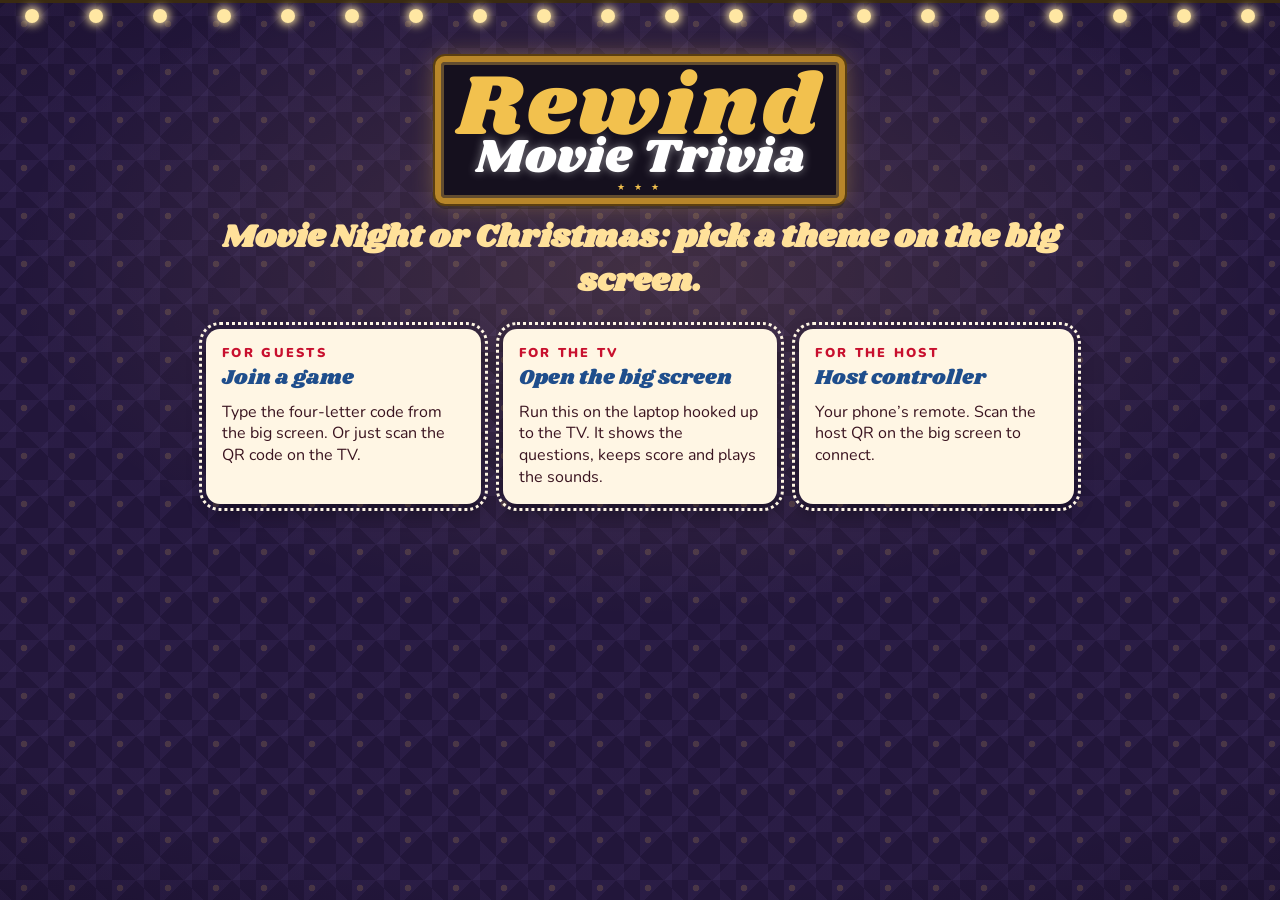
<file: index.html>
<!doctype html>
<html lang="en">
<head>
<meta charset="utf-8">
<meta name="viewport" content="width=device-width, initial-scale=1, viewport-fit=cover">
<meta name="theme-color" content="#5a1828">
<title>Rewind Movie Trivia</title>
<link rel="preconnect" href="https://fonts.googleapis.com">
<link rel="preconnect" href="https://fonts.gstatic.com" crossorigin>
<link rel="stylesheet" href="https://fonts.googleapis.com/css2?family=Mountains+of+Christmas:wght@700&family=Nunito:wght@400;700;800;900&family=Shrikhand&display=swap">
<link rel="stylesheet" href="assets/style.css">
</head>
<body>
<div class="lights-top" id="lt"></div>
<main class="landing">
  <div class="hero">
    <div class="sampler"><span class="n1">Rewind</span><span class="n2">Movie Trivia</span></div>
    <p>Movie Night or Christmas: pick a theme on the big screen.</p>
  </div>
  <div class="choose">
    <a href="play.html"><div class="card"><span class="label">FOR GUESTS</span><h2>Join a game</h2><p>Type the four-letter code from the big screen. Or just scan the QR code on the TV.</p></div></a>
    <a href="screen.html"><div class="card"><span class="label">FOR THE TV</span><h2>Open the big screen</h2><p>Run this on the laptop hooked up to the TV. It shows the questions, keeps score and plays the sounds.</p></div></a>
    <a href="host.html"><div class="card"><span class="label">FOR THE HOST</span><h2>Host controller</h2><p>Your phone’s remote. Scan the host QR on the big screen to connect.</p></div></a>
  </div>
</main>
<script src="assets/net.js"></script>
<script>applyTheme("movies"); document.getElementById("lt").innerHTML = stringLights(20);</script>
</body>
</html>
</file>
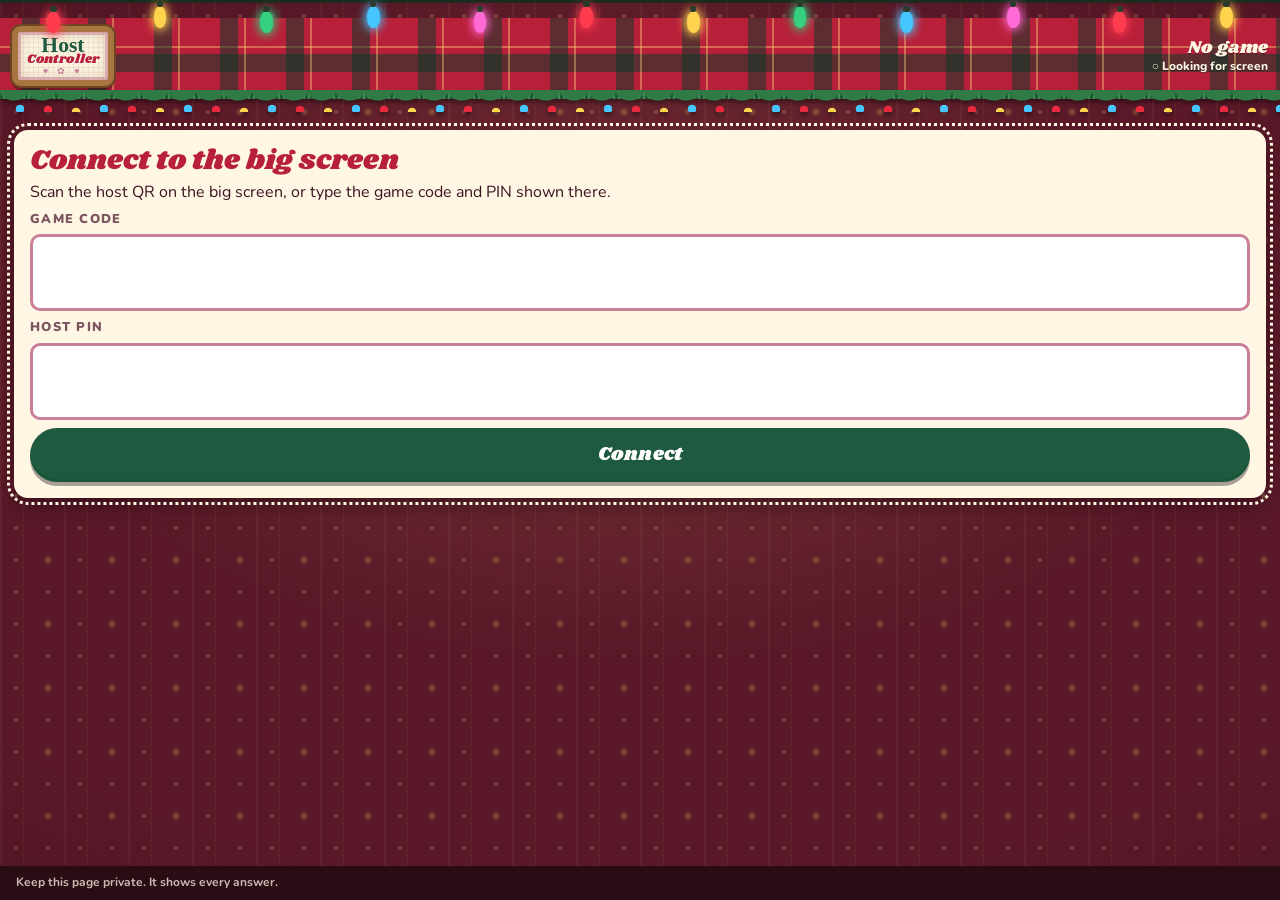
<file: host.html>
<!doctype html>
<html lang="en">
<head>
<meta charset="utf-8">
<meta name="viewport" content="width=device-width, initial-scale=1, viewport-fit=cover">
<meta name="theme-color" content="#5a1828">
<meta name="robots" content="noindex">
<title>Host · Rewind Movie Trivia</title>
<link rel="preconnect" href="https://fonts.googleapis.com">
<link rel="preconnect" href="https://fonts.gstatic.com" crossorigin>
<link rel="stylesheet" href="https://fonts.googleapis.com/css2?family=Mountains+of+Christmas:wght@700&family=Nunito:wght@400;700;800;900&family=Shrikhand&display=swap">
<link rel="stylesheet" href="assets/style.css">
</head>
<body>
<div class="phone">
  <div>
    <div id="lights"></div>
    <header class="phone-head plaid" id="head"></header>
    <div class="garland"></div>
  </div>
  <main class="phone-main" id="view"></main>
  <footer class="phone-foot" id="foot"></footer>
</div>
<div id="overlay"></div>

<script src="assets/vendor/supabase.js"></script>
<script src="assets/config.js"></script>
<script src="assets/net.js"></script>
<script>document.getElementById("lights").innerHTML = stringLights(12);</script>
<script src="assets/host.js"></script>
</body>
</html>
</file>
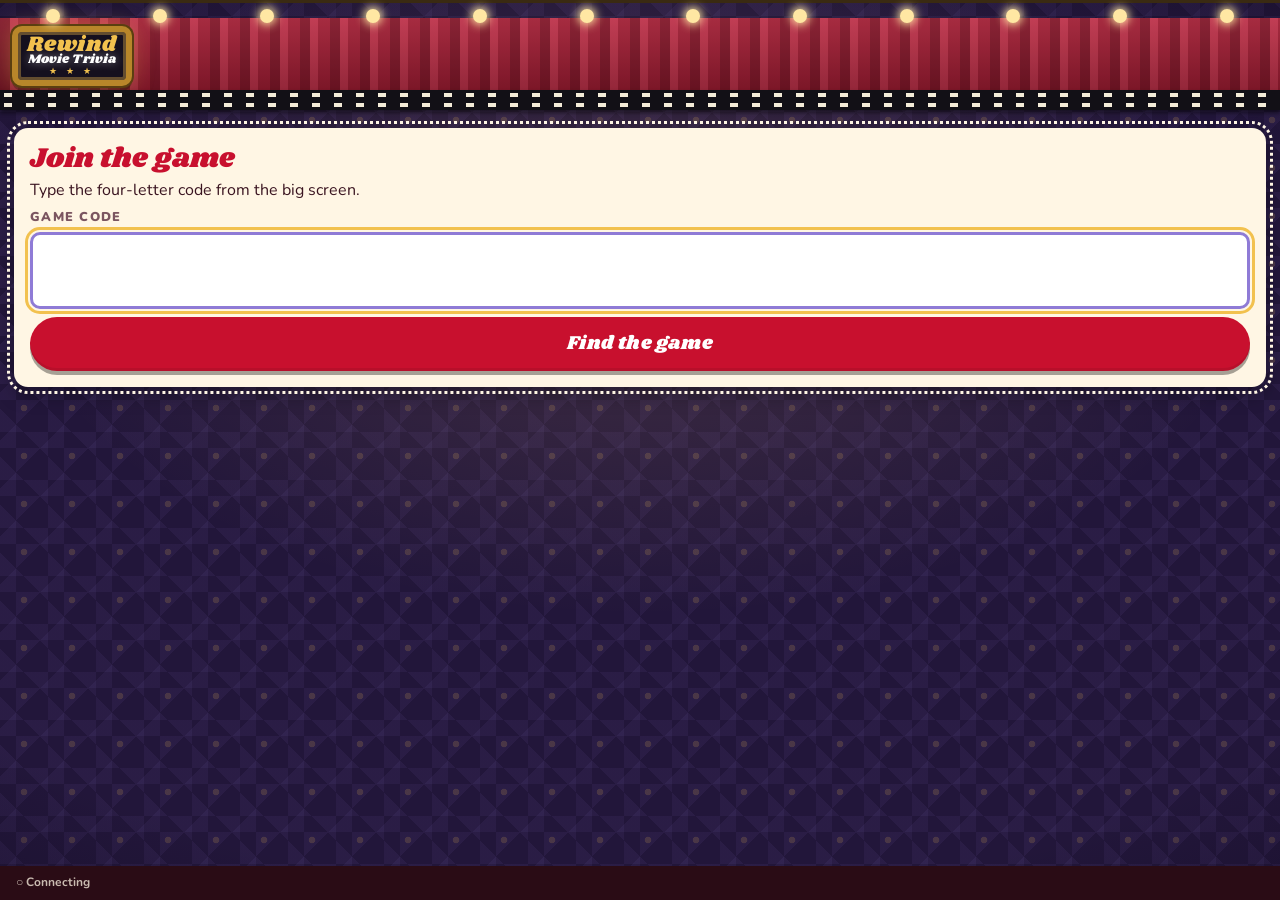
<file: play.html>
<!doctype html>
<html lang="en">
<head>
<meta charset="utf-8">
<meta name="viewport" content="width=device-width, initial-scale=1, viewport-fit=cover">
<meta name="theme-color" content="#5a1828">
<title>Play · Rewind Movie Trivia</title>
<link rel="preconnect" href="https://fonts.googleapis.com">
<link rel="preconnect" href="https://fonts.gstatic.com" crossorigin>
<link rel="stylesheet" href="https://fonts.googleapis.com/css2?family=Mountains+of+Christmas:wght@700&family=Nunito:wght@400;700;800;900&family=Shrikhand&display=swap">
<link rel="stylesheet" href="assets/style.css">
</head>
<body>
<div class="phone">
  <div>
    <div id="lights"></div>
    <header class="phone-head plaid" id="head"></header>
    <div class="garland"></div>
  </div>
  <main class="phone-main" id="view"></main>
  <footer class="phone-foot" id="foot"></footer>
</div>
<div id="overlay"></div>

<script src="assets/vendor/supabase.js"></script>
<script src="assets/config.js"></script>
<script src="assets/net.js"></script>
<script>document.getElementById("lights").innerHTML = stringLights(12);</script>
<script src="assets/play.js"></script>
</body>
</html>
</file>
<file: assets/style.css>
/* Rewind Christmas Trivia — Grandma’s over-decorated living room, Christmas 1991.
   Cranberry wallpaper in warm lamplight, red-and-green plaid, cross-stitch samplers in wooden hoops, lace doilies,
   brass picture frames, a wood-paneled mantel, tinsel garland, tree lights, and everybody’s face on a glass ornament. */
:root {
  --wall: #5a1828; --wall2: #47111f;
  --cran: #b8203a; --cran2: #7c1226; --pine: #1d5a40; --pine2: #113829;
  --gold: #dcaa45; --gold2: #a97a22; --teal: #6b3a6e; --mauve: #c97f98; --plum: #5d2a62;
  --cream: #fff6e4; --cream2: #f2e0bf; --ink: #3a1420; --ink2: #7b5560;
  --display: "Shrikhand", "Cooper Black", Georgia, serif;
  --fancy: "Mountains of Christmas", "Brush Script MT", cursive;
  --body: "Nunito", "Trebuchet MS", Arial, sans-serif;
  --theme: var(--cran);
  color-scheme: light;
}
* { box-sizing: border-box; }
html, body { margin: 0; height: 100%; }
body {
  background-color: var(--wall);
  background-image:
    radial-gradient(ellipse 70% 55% at 50% 35%, rgba(255, 196, 120, .16), transparent 70%),
    radial-gradient(ellipse 120% 90% at 50% 50%, transparent 55%, rgba(20, 4, 8, .45)),
    repeating-linear-gradient(90deg, rgba(255, 220, 160, .05) 0 2px, transparent 2px 23px, rgba(255, 220, 160, .05) 23px 24px, transparent 24px 64px),
    radial-gradient(circle, rgba(236, 190, 110, .22) 0 1.8px, transparent 2.4px),
    radial-gradient(circle, rgba(236, 190, 110, .1) 0 4px, transparent 4.6px);
  background-size: 100% 100%, 100% 100%, 64px 64px, 32px 32px, 64px 64px;
  background-position: 0 0, 0 0, 0 0, 0 0, 16px 16px;
  background-attachment: fixed;
  color: var(--cream); font-family: var(--body); line-height: 1.35;
}
button { font: inherit; color: inherit; cursor: pointer; }
:focus-visible { outline: 3px solid var(--gold); outline-offset: 2px; }
.script { font-family: var(--fancy); font-weight: 700; }
.small { font-size: .85em; opacity: .85; }
.label { font-family: var(--body); font-weight: 900; letter-spacing: .18em; font-size: .8em; color: var(--gold); margin: 0; }
.hidden { display: none !important; }

/* ---------- Shared bits ---------- */
.doily {
  background: var(--cream); color: var(--ink); border-radius: 16px; position: relative;
  outline: 4px dotted var(--cream); outline-offset: 5px; box-shadow: 0 12px 28px rgba(0, 0, 0, .35);
}
.doily::after { content: ""; position: absolute; inset: 7px; border: 2px dashed rgba(201, 127, 152, .7); border-radius: 11px; pointer-events: none; }
.plaid {
  background-color: var(--theme);
  background-image:
    repeating-linear-gradient(90deg, transparent 0 22px, rgba(17, 56, 41, .55) 22px 40px, transparent 40px 46px, rgba(255, 214, 120, .4) 46px 48px, transparent 48px 66px),
    repeating-linear-gradient(0deg, transparent 0 22px, rgba(17, 56, 41, .55) 22px 40px, transparent 40px 46px, rgba(255, 214, 120, .4) 46px 48px, transparent 48px 66px);
}
.btn {
  border: 0; background: var(--cream); color: var(--ink); padding: .6em 1.15em; border-radius: 999px;
  font-family: var(--display); font-size: 1rem; letter-spacing: .01em; box-shadow: 0 4px 0 rgba(0, 0, 0, .35), inset 0 -3px 0 rgba(0, 0, 0, .08);
}
.btn:active { transform: translateY(3px); box-shadow: 0 1px 0 rgba(0, 0, 0, .35); }
.btn.red { background: var(--cran); color: #fff; }
.btn.green { background: var(--pine); color: #fff; }
.btn.gold { background: var(--gold); color: var(--ink); }
.btn:disabled { opacity: .4; cursor: default; }
.code { font-family: var(--display); letter-spacing: .12em; color: var(--cran); }

/* Cross-stitch sampler in a wooden hoop: the sign over Grandma's sofa */
.sampler, .brand {
  display: grid; justify-items: center; line-height: .95; color: var(--cran); padding: .3em .9em .4em; border-radius: 999px;
  background-color: #fbf3df;
  background-image: linear-gradient(rgba(150, 110, 70, .09) 1px, transparent 1px), linear-gradient(90deg, rgba(150, 110, 70, .09) 1px, transparent 1px);
  background-size: 5px 5px;
  border: 6px solid #a8743f; box-shadow: 0 0 0 2px #6e4522, inset 0 0 0 3px rgba(201, 127, 152, .5), inset 0 0 14px rgba(120, 70, 30, .25), 0 5px 0 rgba(0, 0, 0, .3);
}
.sampler .n1, .brand .n1 { font-family: var(--fancy); font-weight: 700; color: var(--pine); }
.sampler .n2, .brand .n2 { font-family: var(--display); color: var(--cran); letter-spacing: .01em; text-shadow: 1px 1px 0 rgba(255, 255, 255, .6); }
.sampler::after, .brand::after { content: "♥ ✿ ♥"; font-size: .55em; color: var(--mauve); letter-spacing: .4em; margin-top: .15em; }

/* Twinkle lights */
.lights { display: flex; justify-content: space-around; align-items: flex-start; height: 3.6vh; min-height: 18px; border-top: 3px solid #1c2b1d; position: relative; z-index: 3; }
.lights i { width: 1vw; min-width: 9px; height: 1.7vw; min-height: 15px; border-radius: 50% 50% 46% 46%; margin-top: 3px; position: relative; animation: twinkle 2.4s ease-in-out infinite alternate; --c: #ff3b4e; background: var(--c); box-shadow: 0 0 10px 2px var(--c); }
.lights i::before { content: ""; position: absolute; left: 25%; top: -5px; width: 50%; height: 6px; background: #2b3b2b; border-radius: 2px; }
.lights i:nth-child(odd) { margin-top: 8px; }
.lights i:nth-child(5n+2) { --c: #ffd34d; } .lights i:nth-child(5n+3) { --c: #35d07f; } .lights i:nth-child(5n+4) { --c: #45c6ff; } .lights i:nth-child(5n+5) { --c: #ff6ad5; }
@keyframes twinkle { from { opacity: .35; box-shadow: 0 0 2px 0 var(--c); } to { opacity: 1; } }

/* Tinsel garland */
.garland {
  height: 22px; position: relative; z-index: 2; margin-top: -4px;
  background:
    radial-gradient(circle, #e8283c 0 4px, transparent 4.6px) 6px 9px / 84px 22px repeat-x,
    radial-gradient(circle, #ffd34d 0 4px, transparent 4.6px) 34px 11px / 84px 22px repeat-x,
    radial-gradient(circle, #45c6ff 0 4px, transparent 4.6px) 62px 8px / 84px 22px repeat-x,
    radial-gradient(ellipse 15px 11px at 50% 0, #2f7a45 0 92%, transparent 100%) 0 0 / 28px 22px repeat-x,
    repeating-linear-gradient(90deg, #1f5a35 0 3px, #3c8f55 3px 5px);
  background-size: 84px 22px, 84px 22px, 84px 22px, 28px 22px, 100% 9px;
  background-repeat: repeat-x;
  filter: drop-shadow(0 3px 2px rgba(0, 0, 0, .4));
}

/* Glass ornament avatars */
.orn { --o: 3.4rem; display: inline-block; position: relative; width: var(--o); height: calc(var(--o) * 1.12); flex: none; vertical-align: middle; }
.orn .ball {
  position: absolute; left: 0; bottom: 0; width: var(--o); height: var(--o); border-radius: 50%; overflow: hidden; display: grid; place-items: center;
  background: var(--oc, var(--cran)); border: max(2px, calc(var(--o) * .05)) solid var(--gold);
  box-shadow: inset calc(var(--o) * -.08) calc(var(--o) * -.1) calc(var(--o) * .16) rgba(0, 0, 0, .35), 0 calc(var(--o) * .05) calc(var(--o) * .1) rgba(0, 0, 0, .4);
}
.orn .ball::after { content: ""; position: absolute; left: 16%; top: 12%; width: 30%; height: 20%; border-radius: 50%; background: rgba(255, 255, 255, .55); transform: rotate(-30deg); pointer-events: none; }
.orn .ball img { width: 100%; height: 100%; object-fit: cover; display: block; }
.orn .e { font-size: calc(var(--o) * .56); line-height: 1; }
.orn .cap { position: absolute; left: 36%; top: 0; width: 28%; height: 16%; background: linear-gradient(90deg, var(--gold2), #ffe19a, var(--gold2)); border-radius: 3px 3px 1px 1px; z-index: 1; }
.orn .cap::before { content: ""; position: absolute; left: 30%; top: -60%; width: 40%; height: 80%; border: 2px solid var(--gold); border-radius: 50%; }
.o0 { --oc: #c9283f; } .o1 { --oc: #1f7a4e; } .o2 { --oc: #d79a24; } .o3 { --oc: #1b8f8a; } .o4 { --oc: #7a3a86; } .o5 { --oc: #d27a9b; }
.orn.tiny { --o: 1.7rem; } .orn.head { --o: 2.5rem; } .orn.big { --o: 5rem; } .orn.huge { --o: 8.5rem; }

/* Toughness: three little bulbs */
.tough { display: inline-flex; align-items: center; gap: .5em; background: rgba(27, 10, 18, .7); color: var(--cream); padding: .2em .75em .2em .5em; border-radius: 999px; font-size: .85em; white-space: nowrap; }
.tough .bulbs { display: inline-flex; gap: .22em; }
.tough .bulbs i { width: .6em; height: .85em; border-radius: 50% 50% 46% 46%; background: #4b3a3f; }
.tough.t1 .lit { background: #35d07f; box-shadow: 0 0 8px #35d07f; } .tough.t2 .lit { background: #ffd34d; box-shadow: 0 0 8px #ffd34d; } .tough.t3 .lit { background: #ff3b4e; box-shadow: 0 0 8px #ff3b4e; }
.tough b { font-weight: 900; }
.tough .pts { opacity: .8; font-weight: 700; }

/* Candy-cane timer bar */
.cane { height: 1.1em; border-radius: 999px; background: rgba(0, 0, 0, .35); overflow: hidden; border: 2px solid rgba(255, 255, 255, .5); }
.cane i { display: block; height: 100%; background: repeating-linear-gradient(-45deg, #e8283c 0 12px, #fff 12px 24px); animation: drain linear forwards; border-radius: 999px; }
@keyframes drain { from { width: 100%; } to { width: 0; } }
.getready { height: 14px; border-radius: 999px; background: rgba(0, 0, 0, .35); overflow: hidden; }
.getready i { display: block; height: 100%; width: 0; background: repeating-linear-gradient(-45deg, var(--gold) 0 10px, #ffe9a8 10px 20px); animation: fill linear forwards; }
@keyframes fill { to { width: 100%; } }

/* ====================== BIG SCREEN ====================== */
.tv { height: 100%; display: grid; grid-template-rows: auto auto auto minmax(0, 1fr) auto auto; overflow: hidden; }
.tv.paused *, .tv.paused *::before, .tv.paused *::after { animation-play-state: paused !important; }
.mast { display: flex; align-items: center; gap: 2vw; padding: 1vh max(2vw, env(safe-area-inset-right, 0px)) 1vh max(2vw, env(safe-area-inset-left, 0px)); transition: background-color .4s; margin-top: -4px; }
.mast .sampler .n1 { font-size: clamp(1.4rem, 2.6vw, 3rem); margin-bottom: -.05em; }
.mast .sampler .n2 { font-size: clamp(.95rem, 1.7vw, 1.9rem); }
.mast .sampler::after { font-size: clamp(.5rem, .7vw, .8rem); }
.mast-round { flex: 1; min-width: 0; display: grid; justify-items: center; gap: .3vh; text-align: center; text-shadow: 0 2px 0 rgba(0, 0, 0, .45); }
.mast-round .label { font-size: clamp(.6rem, .9vw, 1rem); color: #ffe19a; }
.mast-round > b { font-family: var(--display); font-weight: 400; font-size: clamp(1.2rem, 2.4vw, 2.7rem); line-height: 1; }
.mast-round .qn { font-weight: 800; font-size: clamp(.75rem, 1.05vw, 1.15rem); }
.mast-round .tough { font-size: clamp(.7rem, 1vw, 1.1rem); text-shadow: none; }
.join-tag { display: flex; align-items: center; gap: .8vw; background: var(--cream); color: var(--ink); padding: .5vw .8vw; border-radius: 12px; box-shadow: 0 4px 0 rgba(0, 0, 0, .3); outline: 3px dotted var(--cream); outline-offset: 3px; }
.join-tag img { width: clamp(52px, 6vw, 104px); height: auto; display: block; image-rendering: pixelated; }
.join-tag .lines { display: grid; line-height: 1.1; }
.join-tag .lines > span:not(.code) { font-weight: 900; font-size: clamp(.55rem, .7vw, .8rem); letter-spacing: .14em; color: var(--ink2); }
.join-tag b { font-size: clamp(.75rem, 1.1vw, 1.2rem); }
.join-tag .code { font-size: clamp(1.3rem, 2.4vw, 2.6rem); color: var(--cran); letter-spacing: .1em; }
.stage { min-height: 0; padding: 2.4vh max(3vw, env(safe-area-inset-right, 0px)) 1.6vh max(3vw, env(safe-area-inset-left, 0px)); overflow: hidden; position: relative; }
.foot {
  display: flex; flex-wrap: wrap; align-items: center; gap: .4rem 1.4rem; font-size: clamp(.68rem, .8vw, .9rem); font-weight: 700;
  color: rgba(255, 246, 228, .75); background: #2a0c15; padding: .6vh max(3vw, env(safe-area-inset-right, 0px)) .8vh max(3vw, env(safe-area-inset-left, 0px));
}
.foot .dot { display: inline-block; width: .7em; height: .7em; border-radius: 50%; background: #e33; margin-right: .4em; vertical-align: -.05em; }
.foot .dot.on { background: #35d07f; box-shadow: 0 0 6px #35d07f; }
.foot .warn { color: #ffb0b0; }
.foot button { background: none; border: 1px solid rgba(255, 246, 228, .35); border-radius: 999px; padding: .15em .7em; font-size: inherit; color: inherit; font-weight: 700; }
.foot .right { margin-left: auto; display: flex; gap: .6rem; flex-wrap: wrap; align-items: center; }
.chip { position: fixed; right: 2vw; bottom: 5.5vh; z-index: 35; background: var(--cream); color: var(--ink); font-weight: 900; padding: .45em 1em; border-radius: 999px; box-shadow: 0 4px 0 rgba(0, 0, 0, .35); font-size: clamp(.8rem, 1.1vw, 1.2rem); }
.sound-banner {
  position: fixed; left: 50%; bottom: 8vh; transform: translateX(-50%); z-index: 60; background: var(--cream); color: var(--ink); font-weight: 900;
  padding: .7em 1.4em; border-radius: 999px; font-size: clamp(.9rem, 1.2vw, 1.2rem); box-shadow: 0 6px 0 rgba(0, 0, 0, .35);
}
h1, h2 { text-wrap: balance; }
.retro { font-family: var(--display); font-weight: 400; color: var(--cream); text-shadow: 3px 3px 0 var(--cran2), 6px 6px 0 rgba(0, 0, 0, .3); }

/* Bottom tray: everyone's ornament on the mantel */
.tray[hidden] { display: block; min-height: 14px; padding: 0; }
.tray {
  display: flex; flex-wrap: wrap; justify-content: center; gap: .5vh 1.1vw; padding: 1.4vh 2vw 1vh; position: relative;
  background: repeating-linear-gradient(90deg, #6b4426 0 4.2vw, #573519 4.2vw 4.35vw, #7a4f2d 4.35vw 8vw); border-top: 6px solid #3f2412;
  box-shadow: inset 0 8px 10px rgba(0, 0, 0, .35); max-height: 22vh; overflow: hidden;
}
.t-item { display: grid; justify-items: center; gap: 2px; font-size: clamp(.6rem, .8vw, .9rem); font-weight: 800; max-width: 6vw; transition: opacity .3s, filter .3s; opacity: .45; filter: grayscale(.7); }
.t-item > span:last-child { overflow: hidden; text-overflow: ellipsis; white-space: nowrap; max-width: 100%; }
.t-item .orn { --o: clamp(1.8rem, 2.7vw, 3.2rem); }
.t-item.in { opacity: 1; filter: none; animation: hop .4s ease-out; }
.t-item.in .orn::after { content: "✓"; position: absolute; right: -6px; bottom: -2px; background: #35d07f; color: #fff; border-radius: 50%; width: 1.3em; height: 1.3em; display: grid; place-items: center; font-size: .8rem; font-weight: 900; }
@keyframes hop { 40% { transform: translateY(-10px); } }

/* Lobby */
.lobby { height: 100%; display: grid; grid-template-columns: minmax(0, 5fr) minmax(0, 7fr); gap: 4vw; align-items: center; }
.frame {
  padding: 1.6vw; border-radius: 6px; transform: rotate(-2deg); justify-self: center;
  background: linear-gradient(135deg, #f8d77e, #a97a22 30%, #f3cf72 50%, #8c6216 75%, #e7bf5c);
  box-shadow: 0 18px 40px rgba(0, 0, 0, .5), inset 0 0 0 4px rgba(0, 0, 0, .15);
}
.frame .mat { background: var(--cream); color: var(--ink); text-align: center; padding: 1.4vw 2vw; border: 1vw solid var(--pine); box-shadow: inset 0 0 0 3px var(--gold); }
.frame .script { font-size: clamp(2rem, 4.2vw, 4.6rem); color: var(--cran); margin: 0; line-height: 1; }
.frame img { width: min(25vw, 44vh); height: auto; image-rendering: pixelated; display: block; margin: 1vh auto; }
.frame .small { margin: 0; font-weight: 800; font-size: clamp(.8rem, 1.1vw, 1.2rem); }
.frame .code-line { margin: .5vh 0 0; font-weight: 900; letter-spacing: .1em; }
.frame .code-line .code { font-size: clamp(1.8rem, 3vw, 3.4rem); }
.lobby-side h1 { font-family: var(--display); font-weight: 400; font-size: clamp(2rem, 4.4vw, 5rem); line-height: 1; margin: 0 0 1.5vh; text-shadow: 3px 3px 0 var(--cran2), 7px 7px 0 rgba(0, 0, 0, .3); }
.lobby-side > p { font-size: clamp(1rem, 1.6vw, 1.8rem); margin: 0 0 2vh; max-width: 34ch; font-weight: 700; }
.hanging { list-style: none; padding: 0; margin: 0 0 2vh; display: flex; flex-wrap: wrap; gap: 1.2vh 1.3vw; max-height: 40vh; overflow: hidden; }
.hanging li { display: grid; justify-items: center; gap: .4vh; animation: drop .6s cubic-bezier(.3, 1.6, .5, 1) both, swing 3.5s ease-in-out infinite alternate .6s; transform-origin: 50% 0; }
.hanging li:nth-child(2n) { animation-delay: 0s, 1.1s; }
.hanging li .orn { --o: clamp(2.6rem, 4.4vw, 5rem); }
.hanging li > span:last-child { background: var(--cream); color: var(--ink); font-weight: 900; font-size: clamp(.7rem, 1vw, 1.1rem); padding: .1em .6em; border-radius: 999px; max-width: 10vw; overflow: hidden; text-overflow: ellipsis; white-space: nowrap; }
@keyframes drop { from { transform: translateY(-30vh); opacity: 0; } }
@keyframes swing { from { transform: rotate(-4deg); } to { transform: rotate(4deg); } }
.lobby .count { font-weight: 900; color: var(--gold); font-size: clamp(.9rem, 1.3vw, 1.4rem); }
.lobby-actions { display: flex; gap: 1vw; flex-wrap: wrap; }
.lobby-actions .btn { font-size: clamp(.95rem, 1.4vw, 1.5rem); }

/* Intermission */
.menu { height: 100%; display: grid; grid-template-columns: minmax(0, 4fr) minmax(0, 6fr); gap: 4vw; align-items: start; }
.marquee { padding: 2.4vw; }
.marquee .label { color: var(--cran); font-size: clamp(.8rem, 1.1vw, 1.2rem); }
.upnext { list-style: none; margin: 1.2vh 0 0; padding: 0; display: grid; gap: 1.2vh; counter-reset: n; }
.upnext li { display: grid; padding-left: 2.6em; position: relative; counter-increment: n; }
.upnext li::before { content: counter(n); position: absolute; left: 0; top: .1em; width: 1.9em; height: 1.9em; border-radius: 50%; background: var(--pine); color: #fff; display: grid; place-items: center; font-family: var(--display); }
.upnext li.first::before { background: var(--cran); }
.upnext b { font-family: var(--display); font-weight: 400; font-size: clamp(1.1rem, 2vw, 2.3rem); line-height: 1.05; }
.upnext li.first b { font-size: clamp(1.4rem, 2.8vw, 3.2rem); color: var(--cran); }
.upnext span { color: var(--ink2); font-weight: 700; font-size: clamp(.8rem, 1.1vw, 1.2rem); }
.waiting { font-family: var(--fancy); font-weight: 700; font-size: clamp(1.6rem, 3vw, 3.4rem); color: var(--pine); margin: 1vh 0 0; line-height: 1.1; }
.hint { color: var(--ink2); font-weight: 700; font-size: clamp(.8rem, 1.1vw, 1.2rem); margin: 2vh 0 0; }

/* The Sleigh Race scoreboard */
.race { padding: 1.6vw 2vw 1.2vw; }
.race h2 { font-family: var(--display); font-weight: 400; color: var(--cran); margin: 0 0 1vh; font-size: clamp(1.4rem, 2.4vw, 2.8rem); }
.race ol { list-style: none; margin: 0; padding: 0; display: grid; gap: .7vh; }
.lane { display: grid; grid-template-columns: 2em minmax(0, 1fr) minmax(0, 11vw) auto 4.5em; align-items: center; gap: .8vw; font-size: clamp(.85rem, 1.25vw, 1.4rem); font-weight: 800; }
.lane .rk { font-family: var(--display); color: var(--ink2); text-align: center; }
.lane.top .rk { color: var(--gold2); }
.lane .track { position: relative; height: clamp(2rem, 3.4vw, 3.8rem); border-radius: 999px; background: linear-gradient(#ffffff, #dfeaf6); box-shadow: inset 0 -3px 0 #c7d6e8, inset 0 0 0 2px #e6eef8; }
.lane .track::after { content: ""; position: absolute; right: 1.2em; top: 10%; bottom: 10%; width: 6px; background: repeating-linear-gradient(0deg, #222 0 5px, #fff 5px 10px); opacity: .5; }
.sled { position: absolute; top: 50%; transform: translateY(-50%); display: flex; align-items: center; left: calc((100% - 4.2em) * var(--to) / 100); animation: sled 2.6s cubic-bezier(.3, .1, .2, 1) both .4s; }
.sled .orn { --o: clamp(1.6rem, 2.8vw, 3.1rem); z-index: 1; }
.sled .sleigh { font-size: 1.5em; margin-left: -.35em; transform: scaleX(-1); }
@keyframes sled { from { left: calc((100% - 4.2em) * var(--from) / 100); } }
.lane .nm { overflow: hidden; text-overflow: ellipsis; white-space: nowrap; }
.lane .sc { font-family: var(--display); font-weight: 400; text-align: right; }
.lane .delta { color: var(--pine); font-weight: 900; text-align: right; }
.lane .delta.neg { color: var(--cran); }
.race .empty { color: var(--ink2); font-style: italic; }
.race .finish { text-align: right; font-weight: 900; letter-spacing: .14em; color: var(--ink2); font-size: clamp(.65rem, .85vw, .95rem); margin-top: .6vh; }
.hot { font-style: normal; font-size: .8em; background: #dff3ff; color: #145a8a; border-radius: 999px; padding: 0 .4em; font-weight: 900; }

/* Round intro */
.intro { height: 100%; display: grid; align-content: center; justify-items: center; text-align: center; gap: 1.6vh; position: relative; }
.intro .label { font-size: clamp(.9rem, 1.4vw, 1.5rem); }
.intro h1 { font-family: var(--display); font-weight: 400; font-size: clamp(3rem, 8vw, 9rem); line-height: .95; margin: 0; max-width: 16ch; text-shadow: 4px 4px 0 var(--cran2), 9px 9px 0 rgba(0, 0, 0, .3); animation: pop .6s cubic-bezier(.3, 1.6, .5, 1) both; }
.intro .sub { font-size: clamp(1.8rem, 3.6vw, 4rem); margin: 0; color: #ffe19a; text-shadow: 0 3px 0 rgba(0, 0, 0, .4); }
.intro .rule { font-size: clamp(1rem, 1.7vw, 1.9rem); max-width: 46ch; margin: 1vh 0 0; padding: 1em 1.4em; font-weight: 800; }
.chips { display: flex; flex-wrap: wrap; gap: 1vw; justify-content: center; margin-top: 1.5vh; }
.chips span { background: rgba(27, 10, 18, .65); border: 2px solid rgba(255, 225, 154, .5); padding: .35em .9em; border-radius: 999px; font-weight: 800; font-size: clamp(.85rem, 1.25vw, 1.4rem); }
@keyframes pop { from { transform: scale(.4) rotate(-6deg); opacity: 0; } }
.intro .rain, .silly .rain { position: absolute; inset: 0; pointer-events: none; overflow: hidden; z-index: 0; }
.intro > *:not(.rain), .silly > *:not(.rain) { position: relative; z-index: 1; }

/* Kid silly break */
.silly { height: 100%; display: grid; align-content: center; justify-items: center; text-align: center; gap: 2vh; position: relative; }
.jiggle { font-family: var(--display); font-weight: 400; font-size: clamp(3rem, 10vw, 11rem); margin: 0; line-height: .9; color: #ffe14d; text-shadow: 4px 4px 0 var(--cran), 9px 9px 0 rgba(0, 0, 0, .3); animation: jiggle .5s ease-in-out infinite alternate; }
@keyframes jiggle { from { transform: rotate(-4deg) scale(1); } to { transform: rotate(4deg) scale(1.06); } }
.silly .script { font-size: clamp(1.8rem, 3.6vw, 4rem); margin: 0; }
.silly .dare { font-size: clamp(1.6rem, 3.6vw, 4rem); font-weight: 900; max-width: 26ch; padding: .8em 1.2em; margin: 1vh 0 0; line-height: 1.15; }

/* Reading time */
.ready { height: 100%; display: grid; align-content: center; justify-items: center; text-align: center; gap: 2.4vh; }
.ready .qtext { max-width: 28ch; }
.ready .getready { width: min(40vw, 600px); height: 18px; }
.ready .getready span, .getready span { display: none; }
.ready > .getready::before { content: ""; }
.golden-banner { font-family: var(--display); font-size: clamp(1.2rem, 2.6vw, 3rem); color: var(--ink); background: linear-gradient(90deg, #f8d77e, #ffeeb8, #f8d77e); padding: .3em 1.2em; border-radius: 999px; box-shadow: 0 0 40px rgba(255, 214, 90, .8); animation: pop .6s both, glow 1.2s ease-in-out infinite alternate; }
@keyframes glow { to { box-shadow: 0 0 80px rgba(255, 214, 90, 1); } }

/* Question */
.listing { height: 100%; display: grid; grid-template-columns: minmax(0, 1fr) auto; gap: 2.6vw; }
.listing-main { display: grid; align-content: start; gap: 2vh; min-width: 0; }
.lead { margin: 0; font-size: clamp(1.6rem, 2.8vw, 3.2rem); color: #ffe19a; line-height: 1; }
.qtext { margin: 0; font-family: var(--body); font-weight: 900; font-size: clamp(1.8rem, 3.5vw, 4.1rem); line-height: 1.12; text-shadow: 0 3px 0 rgba(0, 0, 0, .45); }
.qtext.long { font-size: clamp(1.5rem, 2.8vw, 3.3rem); }
.qtext.small { font-size: clamp(1.3rem, 2.2vw, 2.6rem); }
.qtext.emoji { font-size: clamp(3.5rem, 8vw, 9rem); letter-spacing: .1em; line-height: 1.1; }
.qtext.dark { color: #d8b8ff; font-style: italic; }
.choices { list-style: none; margin: .5vh 0 0; padding: 0; display: grid; grid-template-columns: 1fr 1fr; gap: 1.8vh 1.6vw; }
.ch {
  --c: var(--cran); --rib: var(--gold);
  display: grid; grid-template-columns: auto minmax(0, 1fr); grid-template-areas: "l t" "a a"; align-items: center; column-gap: 1vw; position: relative;
  background: var(--c); color: #fff; border-radius: 14px; padding: 1.4vh 1.2vw; min-height: 9vh;
  box-shadow: 0 6px 0 rgba(0, 0, 0, .35), inset 0 0 0 3px rgba(255, 255, 255, .18); transition: opacity .4s, transform .4s, filter .4s;
  background-image: linear-gradient(90deg, transparent 84%, var(--rib) 84% 88%, transparent 88%);
}
.ch-1 { --c: var(--pine); --rib: #e8283c; } .ch-2 { --c: #c98c18; --rib: var(--cran); } .ch-3 { --c: var(--teal); --rib: #ffe19a; }
.ch .letter {
  grid-area: l; width: clamp(2.4rem, 3.6vw, 4.2rem); height: clamp(2.4rem, 3.6vw, 4.2rem); border-radius: 50%; display: grid; place-items: center;
  font-family: var(--display); font-size: clamp(1.2rem, 2vw, 2.4rem); color: var(--ink); background: var(--cream); box-shadow: 0 3px 0 rgba(0, 0, 0, .3);
}
.ch .ctext { grid-area: t; font-weight: 900; font-size: clamp(1.1rem, 2vw, 2.4rem); line-height: 1.15; overflow-wrap: anywhere; text-shadow: 0 2px 0 rgba(0, 0, 0, .3); padding-right: 14%; }
.ch.wrong { opacity: .45; filter: grayscale(.5); }
.ch.right { transform: scale(1.03); box-shadow: 0 0 0 5px var(--gold), 0 0 50px rgba(255, 214, 90, .9), 0 6px 0 rgba(0, 0, 0, .35); z-index: 1; }
.stamp { position: absolute; right: 1vw; top: -2vh; font-family: var(--display); color: var(--ink); background: linear-gradient(#ffeeb8, var(--gold)); padding: .1em .7em; transform: rotate(-6deg); font-size: clamp(.9rem, 1.5vw, 1.7rem); border-radius: 999px; box-shadow: 0 4px 0 rgba(0, 0, 0, .3); animation: pop .5s both; }
.landed { grid-area: a; display: flex; flex-wrap: wrap; gap: .5vh .5vw; margin-top: .6vh; min-height: 0; }
.landed .orn { --o: clamp(2rem, 3.4vw, 3.8rem); }
.landed.sm .orn { --o: clamp(1.5rem, 2.4vw, 2.7rem); }
.landed.xs .orn { --o: clamp(1.1rem, 1.7vw, 1.9rem); }
.drop { position: relative; animation: land .9s cubic-bezier(.3, .7, .4, 1) both; }
@keyframes land { 0% { transform: translateY(-80vh) rotate(-25deg); opacity: 0; } 60% { transform: translateY(6px) rotate(4deg); opacity: 1; } 78% { transform: translateY(-8px); } 100% { transform: none; } }
.drop .gain { position: absolute; left: 50%; top: -1.1em; transform: translateX(-50%); background: var(--cream); color: var(--pine); font-family: var(--display); font-weight: 400; font-size: clamp(.65rem, .9vw, 1rem); padding: 0 .4em; border-radius: 999px; white-space: nowrap; z-index: 2; animation: rise .6s .4s both; }
.drop .hot, .drop .gold { position: absolute; right: -.4em; bottom: -.2em; font-size: clamp(.55rem, .75vw, .85rem); z-index: 2; }
.drop .gold { left: -.4em; right: auto; font-style: normal; }
@keyframes rise { from { transform: translate(-50%, 10px); opacity: 0; } }
.note { margin: 0; font-size: clamp(1rem, 1.6vw, 1.8rem); font-style: italic; color: #ffe9c2; max-width: 60ch; }
.who { margin: 0; font-size: clamp(.9rem, 1.4vw, 1.6rem); font-weight: 700; }
.who b { color: #8ff0b8; }
.who.miss b { color: #ffb0bc; }
.listing-side { display: grid; align-content: start; justify-items: center; gap: 2.4vh; width: clamp(9rem, 14vw, 16rem); }
.clock { position: relative; width: clamp(8rem, 12vw, 14rem); aspect-ratio: 1; border-radius: 50%; display: grid; place-items: center; align-content: center; margin-top: 2vh;
  background: radial-gradient(circle at 32% 28%, rgba(255, 255, 255, .5), transparent 28%), var(--cran); border: 6px solid var(--gold); box-shadow: inset -12px -16px 24px rgba(0, 0, 0, .35), 0 10px 24px rgba(0, 0, 0, .4); }
.clock .cap { position: absolute; top: -9%; left: 38%; width: 24%; height: 12%; background: linear-gradient(90deg, var(--gold2), #ffe19a, var(--gold2)); border-radius: 4px; }
.clock b { font-family: var(--display); font-weight: 400; font-size: clamp(3rem, 5.5vw, 6.5rem); line-height: .9; }
.clock small { font-weight: 900; letter-spacing: .1em; font-size: clamp(.6rem, .9vw, 1rem); text-transform: uppercase; }
.clock.done { background: radial-gradient(circle at 32% 28%, rgba(255, 255, 255, .5), transparent 28%), var(--pine); }
.listing-side .cane { width: 100%; }
.stat { text-align: center; display: grid; line-height: 1; }
.stat b { font-family: var(--display); font-weight: 400; font-size: clamp(2.2rem, 4.4vw, 5rem); }
.stat span { font-weight: 800; font-size: clamp(.8rem, 1.1vw, 1.2rem); opacity: .85; margin-top: .3em; }
.golden-tag { display: grid; justify-items: center; text-align: center; font-size: clamp(2rem, 3vw, 3.4rem); animation: glow-text 1.4s ease-in-out infinite alternate; }
.golden-tag span { font-size: clamp(.7rem, 1vw, 1.1rem); font-weight: 900; color: #ffe19a; text-transform: uppercase; letter-spacing: .1em; }
@keyframes glow-text { to { filter: drop-shadow(0 0 14px #ffd65a); } }

/* Media */
.media-slot { display: grid; place-items: center; overflow: hidden; max-height: 32vh; border-radius: 8px; }
.ready .media-slot { max-height: 52vh; }
.media-slot img, .media-slot video { max-width: 100%; max-height: 30vh; display: block; border: .7vw solid var(--gold); border-radius: 6px; box-shadow: 0 12px 30px rgba(0, 0, 0, .5); background: #000; }
.ready .media-slot img, .ready .media-slot video { max-height: 52vh; }
.listing.visual .choices { grid-template-columns: repeat(2, 1fr); }
.listing.visual .ch { min-height: 6vh; padding-top: 1vh; padding-bottom: 1vh; }
.listing.visual .listing-main { gap: 1.2vh; }
.media-img.fx-blur.start { filter: blur(34px) saturate(1.2); }
.media-img.fx-blur.run { animation: unblur linear forwards; }
@keyframes unblur { from { filter: blur(34px) saturate(1.2); } to { filter: blur(3px); } }
.media-slot:has(.fx-zoom) { overflow: hidden; }
.media-img.fx-zoom.start { transform: scale(6); }
.media-img.fx-zoom.run { animation: unzoom linear forwards; }
@keyframes unzoom { from { transform: scale(6); } to { transform: scale(1.2); } }
.media-img.clear { filter: none; transform: none; animation: none; transition: filter .8s, transform .8s; }
.musicbox { display: grid; justify-items: center; gap: 1vh; position: relative; padding: 2vh 0; }
.listing .musicbox { grid-template-columns: auto auto; align-items: center; justify-content: start; gap: 2vw; padding: 0; }
.listing .musicbox .box { font-size: clamp(2.4rem, 4.5vw, 5rem); }
.listing .musicbox .notes { left: 0; margin-left: 0; width: 12vw; }
.musicbox .box { font-size: clamp(4rem, 9vw, 10rem); animation: jiggle .6s ease-in-out infinite alternate; }
.musicbox .notes { position: absolute; top: 0; left: 50%; width: 30vw; margin-left: -15vw; height: 100%; pointer-events: none; }
.musicbox .notes i { position: absolute; bottom: 30%; font-style: normal; font-size: clamp(1.6rem, 3vw, 3.4rem); color: #ffe19a; animation: float 2.6s linear infinite; opacity: 0; }
.musicbox .notes i:nth-child(1) { left: 10%; } .musicbox .notes i:nth-child(2) { left: 35%; animation-delay: .65s; } .musicbox .notes i:nth-child(3) { left: 62%; animation-delay: 1.3s; } .musicbox .notes i:nth-child(4) { left: 85%; animation-delay: 1.95s; }
@keyframes float { 0% { transform: translateY(0) rotate(-10deg); opacity: 0; } 20% { opacity: 1; } 100% { transform: translateY(-24vh) rotate(15deg); opacity: 0; } }
.mb-label { font-family: var(--fancy); font-weight: 700; font-size: clamp(1.4rem, 2.6vw, 3rem); color: #ffe19a; }

/* Round end */
.roundend { height: 100%; display: grid; grid-template-columns: minmax(0, 2fr) minmax(0, 3fr); gap: 4vw; align-items: center; }
.roundend .label { font-size: clamp(.9rem, 1.3vw, 1.4rem); }
.roundend h1 { font-family: var(--display); font-weight: 400; font-size: clamp(2.6rem, 5.6vw, 6.6rem); line-height: .95; margin: .5vh 0; text-shadow: 4px 4px 0 var(--cran2), 8px 8px 0 rgba(0, 0, 0, .3); }
.roundend .script { font-size: clamp(1.6rem, 3vw, 3.4rem); color: #ffe19a; margin: 1vh 0 0; line-height: 1.1; }

/* Overlays */
.modal { position: fixed; inset: 0; z-index: 40; background: rgba(30, 6, 14, .7); display: grid; place-items: center; padding: 3vw; }
.modal-card { background: var(--cream); color: var(--ink); border-radius: 16px; padding: 2vw 2.5vw; max-width: min(1150px, 100%); max-height: 100%; overflow: auto; text-align: center; }
.modal-card h2 { font-family: var(--display); font-weight: 400; color: var(--cran); margin: 0 0 1vh; font-size: clamp(1.6rem, 2.8vw, 3rem); }
.modal-card img { width: min(30vw, 50vh); image-rendering: pixelated; }
.modal-card > .race { min-width: min(70vw, 1000px); text-align: left; }
.pause-card { position: fixed; left: 50%; top: 50%; transform: translate(-50%, -50%) rotate(-2deg); z-index: 45; display: grid; text-align: center; padding: 1.4em 2.6em; }
.pause-card b { font-family: var(--display); font-weight: 400; font-size: clamp(2.4rem, 6vw, 6rem); color: var(--cran); line-height: 1; }
.pause-card span { font-weight: 800; font-size: clamp(1rem, 1.6vw, 1.8rem); }

.alarm {
  position: fixed; inset: 0; z-index: 50; display: grid; place-items: center; overflow: hidden; text-align: center;
  color: var(--fx-ink, #fff); background: var(--fx-a); padding: 4vh 4vw;
}
.alarm[data-fx="pulse"] { animation: pulse .9s ease-in-out infinite alternate; }
.alarm[data-fx="police"] { animation: police .8s steps(1) infinite; }
.alarm[data-fx="twinkle"] { animation: twinkle-bg 2.5s steps(1) infinite; }
.alarm[data-fx="flicker"] { animation: flicker 3.2s ease-in-out infinite; }
.alarm[data-fx="snow"] { background: linear-gradient(var(--fx-b), var(--fx-a)); }
@keyframes pulse { from { background: var(--fx-a); } to { background: var(--fx-b); } }
@keyframes police { 0% { background: var(--fx-a); } 50% { background: var(--fx-b); } }
@keyframes twinkle-bg { 0% { background: #d9202f; } 20% { background: #1f8f52; } 40% { background: #c98c06; } 60% { background: #2a64c4; } 80% { background: #b02c82; } }
@keyframes flicker { 0% { background: var(--fx-b); } 10% { background: #07030f; } 16% { background: var(--fx-b); } 45% { background: var(--fx-a); } 52% { background: #07030f; } 58% { background: var(--fx-a); } 100% { background: var(--fx-b); } }
.beacon {
  position: absolute; left: 50%; top: 50%; width: 220vmax; height: 220vmax; margin: -110vmax 0 0 -110vmax; pointer-events: none;
  background: conic-gradient(from 0deg, rgba(255,255,255,.26) 0 22deg, transparent 22deg 180deg, rgba(255,255,255,.26) 180deg 202deg, transparent 202deg);
  animation: spin 1.8s linear infinite;
}
.alarm[data-fx="snow"] .beacon { display: none; }
@keyframes spin { to { transform: rotate(360deg); } }
.rain { position: absolute; inset: 0; pointer-events: none; overflow: hidden; }
.rain span { position: absolute; top: -12vh; animation: fall linear infinite; }
@keyframes fall { to { transform: translateY(125vh) rotate(360deg); } }
.alarm-inner { position: relative; z-index: 2; display: grid; gap: 1.8vh; justify-items: center; max-width: 1200px; }
.uhoh { font-family: var(--display); font-size: clamp(3rem, 14vw, 13rem); line-height: .9; text-shadow: 0 6px 0 rgba(0,0,0,.3); animation: shake .5s infinite; }
.uhoh.small { font-size: clamp(1.6rem, 4.5vw, 4rem); animation: none; }
@keyframes shake { 0%, 100% { transform: rotate(-2deg); } 50% { transform: rotate(2deg) scale(1.04); } }
.alarm-line { font-weight: 900; font-size: clamp(1.4rem, 3.2vw, 3rem); text-shadow: 0 2px 0 rgba(0,0,0,.35); }
.itsa { font-family: var(--fancy); font-size: clamp(2rem, 5vw, 5rem); line-height: 1; }
.alarm-title { margin: 0; font-family: var(--display); font-weight: 400; font-size: clamp(3rem, 10vw, 10rem); line-height: .9; text-shadow: 0 7px 0 rgba(0,0,0,.3); animation: slam .5s cubic-bezier(.2, 1.6, .4, 1); }
@keyframes slam { from { transform: scale(2.4) rotate(-8deg); opacity: 0; } to { transform: scale(1) rotate(0); opacity: 1; } }
.tagline { margin: 0; font-family: var(--fancy); font-weight: 700; font-size: clamp(1.8rem, 3.6vw, 3.8rem); line-height: 1.05; text-shadow: 0 3px 0 rgba(0,0,0,.3); }
.alarm-cards { display: flex; flex-wrap: wrap; gap: 1.5vw; justify-content: center; margin-top: 1vh; }
.alarm-cards p {
  margin: 0; max-width: 40ch; text-align: left; background: var(--cream); color: var(--ink); border-radius: 14px; outline: 4px dotted var(--cream); outline-offset: 4px;
  box-shadow: 0 10px 0 rgba(0,0,0,.3); padding: .8em 1.1em; font-size: clamp(1rem, 1.8vw, 1.9rem); line-height: 1.25; font-weight: 800; transform: rotate(-1.5deg);
}
.alarm-cards b { display: block; font-family: var(--display); font-weight: 400; color: var(--cran); font-size: .8em; letter-spacing: .03em; }

@media (prefers-reduced-motion: reduce) {
  .alarm, .beacon, .uhoh, .alarm-title, .rain span, .hanging li, .jiggle, .lights i, .musicbox .box, .golden-banner { animation: none !important; }
  .rain { display: none; }
}

/* ====================== PHONES (player + host) ====================== */
.phone { min-height: 100%; display: grid; grid-template-rows: auto 1fr auto; }
.phone-head { display: flex; align-items: center; gap: 10px; transition: background-color .4s;
  padding: max(8px, env(safe-area-inset-top, 0px)) max(12px, env(safe-area-inset-right, 0px)) 8px max(12px, env(safe-area-inset-left, 0px)); }
.phone-head .brand { padding: .2em .55em .3em; border-radius: 9px; }
.phone-head .brand .n1 { font-size: 1.35rem; margin-bottom: -.1em; }
.phone-head .brand .n2 { font-size: .8rem; }
.phone-head .me { margin-left: auto; display: flex; align-items: center; gap: 8px; text-align: right; font-weight: 800; font-size: .8rem; line-height: 1.2; text-shadow: 0 1px 0 rgba(0, 0, 0, .5); }
.phone-head .me b { display: block; font-family: var(--display); font-weight: 400; font-size: 1.1rem; }
.phone-head .me .orn { order: 2; }
.phone-head .lights { height: 16px; }
.phone-main { padding: 18px max(14px, env(safe-area-inset-right, 0px)) 24px max(14px, env(safe-area-inset-left, 0px)); display: grid; align-content: start; gap: 18px; }
.phone-foot { padding: 8px max(16px, env(safe-area-inset-right, 0px)) max(10px, env(safe-area-inset-bottom, 0px)) max(16px, env(safe-area-inset-left, 0px)); font-size: .75rem; font-weight: 700; color: rgba(255, 246, 228, .75); background: #2a0c15; display: flex; gap: 12px; flex-wrap: wrap; }
.phone-foot button { background: none; border: 0; padding: 0; text-decoration: underline; font-size: inherit; color: inherit; font-weight: 700; }
.card { background: var(--cream); color: var(--ink); border-radius: 14px; outline: 3px dotted var(--cream); outline-offset: 4px; box-shadow: 0 8px 18px rgba(0, 0, 0, .35); padding: 16px; position: relative; }
.card h1, .card h2 { margin: 0 0 6px; font-family: var(--display); font-weight: 400; line-height: 1.05; }
.card h1 { font-size: 1.75rem; color: var(--cran); }
.card h2 { font-size: 1.3rem; color: var(--pine); }
.card p { margin: 0 0 8px; }
.card p:last-child { margin-bottom: 0; }
.card .label { color: var(--cran); }
.field { display: grid; gap: 6px; }
.field label { font-weight: 900; font-size: .8rem; letter-spacing: .1em; color: var(--ink2); text-transform: uppercase; }
.field input { font: 800 1.25rem var(--body); padding: 12px 14px; border: 3px solid var(--mauve); border-radius: 10px; background: #fff; color: var(--ink); width: 100%; }
.field input.code-input { font-family: var(--display); letter-spacing: .3em; text-transform: uppercase; text-align: center; font-size: 2rem; }
.big-btn { width: 100%; font-size: 1.2rem; padding: 14px; }
.link { background: none; border: 0; text-decoration: underline; color: var(--ink2); font-weight: 700; padding: 4px 0; }
.p-q { font-weight: 900; font-size: 1.35rem; line-height: 1.2; margin: 6px 0 0; }
.p-q.emoji { font-size: 2.6rem; letter-spacing: .08em; text-align: center; }
.p-item { font-weight: 800; font-size: .78rem; color: var(--ink2); margin: 0; border-bottom: 2px dashed var(--mauve); padding-bottom: 6px; display: flex; justify-content: space-between; gap: 8px; }
.p-meta { display: flex; flex-wrap: wrap; gap: 6px; margin-top: 8px; }
.p-meta .tough { font-size: .75rem; }
.gold-pill { background: linear-gradient(#ffeeb8, var(--gold)); color: var(--ink); font-weight: 900; font-size: .75rem; padding: .25em .7em; border-radius: 999px; }
.hint-line { font-weight: 900; font-size: 1.15rem; color: var(--pine); margin: 8px 0 0 !important; }
.p-choices { display: grid; gap: 12px; }
.p-ch {
  --c: var(--cran); display: grid; grid-template-columns: auto 1fr auto; align-items: center; gap: 12px; text-align: left; width: 100%; color: #fff;
  background: var(--c); border: 0; border-radius: 14px; padding: 12px; box-shadow: 0 5px 0 rgba(0, 0, 0, .35), inset 0 0 0 3px rgba(255, 255, 255, .15); font-weight: 900; font-size: 1.1rem; text-shadow: 0 1px 0 rgba(0, 0, 0, .3);
}
.p-ch .letter { width: 2.6rem; height: 2.6rem; border-radius: 50%; display: grid; place-items: center; font-family: var(--display); font-size: 1.3rem; color: var(--ink); background: var(--cream); text-shadow: none; }
.p-ch.c1 { --c: var(--pine); } .p-ch.c2 { --c: #c98c18; } .p-ch.c3 { --c: var(--teal); }
.p-ch.picked { box-shadow: 0 0 0 4px var(--cream), 0 0 0 7px var(--gold), 0 5px 0 rgba(0, 0, 0, .35); transform: translateY(2px); }
.p-ch.right { box-shadow: 0 0 0 4px var(--gold), 0 0 24px rgba(255, 214, 90, .9); }
.p-ch:disabled { cursor: default; }
.p-ch:disabled:not(.picked):not(.right) { opacity: .5; }
.p-ch .mine .orn { --o: 1.9rem; }
.p-status { font-weight: 800; font-size: .95rem; text-align: center; margin: 0; }
.p-clock { display: grid; grid-template-columns: auto 1fr; gap: 12px; align-items: center; }
.p-clock b { font-family: var(--display); font-weight: 400; font-size: 2rem; min-width: 1.6em; text-align: center; color: #ffe19a; text-shadow: 0 2px 0 rgba(0, 0, 0, .4); }
.getready-card { display: grid; gap: 10px; text-align: center; }
.getready-card b { font-family: var(--display); font-weight: 400; font-size: 1.4rem; color: var(--pine); }
.result { text-align: center; display: grid; gap: 4px; justify-items: center; }
.result .mark { font-family: var(--display); font-size: 3.6rem; line-height: 1; }
.result.ok .mark { color: var(--pine); }
.result.bad .mark { color: var(--cran); }
.result .delta { font-family: var(--display); font-size: 2.2rem; }
.breakdown { list-style: none; margin: 4px 0 0; padding: 0; display: grid; gap: 3px; font-weight: 700; }
.breakdown b { font-weight: 900; }
.squirrel { font-family: var(--display); font-size: 2.4rem; color: #fff; background: var(--cran); padding: 10px; text-align: center; animation: shake .4s infinite; border-radius: 12px; }
.ranklist { list-style: none; margin: 0; padding: 0; display: grid; gap: 4px; font-variant-numeric: tabular-nums; }
.ranklist li { display: flex; gap: 8px; align-items: center; padding: 6px 4px; border-bottom: 1px dashed var(--mauve); font-weight: 700; }
.ranklist li.me { background: rgba(220, 170, 69, .3); font-weight: 900; border-radius: 8px; }
.ranklist li span:nth-child(3) { flex: 1; min-width: 0; overflow-wrap: anywhere; }
.ranklist li span:last-child { font-family: var(--display); font-weight: 400; }
.score-card { display: flex; gap: 16px; align-items: center; }
.score-card h1 { font-size: 2.3rem; }
.welcome { text-align: center; display: grid; justify-items: center; gap: 8px; }
.pick-preview { display: grid; place-items: center; margin: 6px 0 12px; }
.av-grid { display: grid; grid-template-columns: repeat(6, 1fr); gap: 6px; margin: 8px 0 12px; }
.av { font-size: 1.7rem; aspect-ratio: 1; border: 0; border-radius: 50%; background: var(--cream2); display: grid; place-items: center; padding: 0; }
.av.on { background: var(--gold); box-shadow: 0 0 0 3px var(--cran); }
.photo-btn { display: block; text-align: center; margin-bottom: 10px; }
#nameForm .label { margin-top: 14px; }
#nameForm .btn.red { margin-top: 10px; }
.silly-card { text-align: center; }
.silly-card .jiggle { font-size: 2.8rem; }
.silly-card .dare { font-weight: 900; font-size: 1.4rem; }
.intro-card .rule { font-weight: 800; background: var(--cream2); padding: 8px 10px; border-radius: 8px; }
.cropper { width: min(92vw, 380px); display: grid; gap: 12px; justify-items: center; }
.crop-view { width: min(70vw, 280px); aspect-ratio: 1; border-radius: 50%; overflow: hidden; position: relative; touch-action: none; background: #222; border: 5px solid var(--gold); cursor: grab; }
.crop-view img { position: absolute; left: 50%; top: 50%; max-width: none; user-select: none; -webkit-user-drag: none; pointer-events: none; }
.cropper input[type=range] { width: 100%; accent-color: var(--cran); }
.cropper .row { display: flex; gap: 10px; }
.p-alarm { position: fixed; inset: 0; z-index: 50; padding: max(24px, env(safe-area-inset-top, 0px)) max(16px, env(safe-area-inset-right, 0px)) max(24px, env(safe-area-inset-bottom, 0px)) max(16px, env(safe-area-inset-left, 0px)); }
.p-alarm .uhoh { font-size: 4.5rem; }
.p-alarm .uhoh.small { font-size: 2rem; }
.p-alarm .alarm-title { font-size: 3.2rem; }
.p-alarm .tagline { font-size: 1.9rem; }
.p-alarm .alarm-cards p { font-size: 1.05rem; }
.p-alarm .alarm-line { font-size: 1.4rem; }
.phone .pause-card b { font-size: 2.6rem; }

/* Host controller */
.h-now { display: grid; gap: 8px; }
.auto-line { margin: 4px 0 0 !important; font-weight: 900; color: var(--pine); background: var(--cream2); padding: 6px 10px; border-radius: 8px; }
.h-choices { list-style: none; margin: 0; padding: 0; display: grid; gap: 6px; }
.h-choices li { display: flex; gap: 8px; align-items: baseline; padding: 6px 8px; border: 2px solid var(--cream2); border-radius: 8px; }
.h-choices li.right { border-color: var(--pine); background: #e3f3e8; font-weight: 900; }
.h-choices li .n { margin-left: auto; font-weight: 800; font-size: .8rem; color: var(--ink2); white-space: nowrap; }
.h-next { width: 100%; font-size: 1.45rem; padding: 18px 14px; }
.h-row { display: grid; grid-template-columns: repeat(2, minmax(0, 1fr)); gap: 8px; }
.h-row.three { grid-template-columns: repeat(3, minmax(0, 1fr)); }
.h-row .btn { font-size: .92rem; padding: 10px 6px; }
.h-sec { font-weight: 900; font-size: .85rem; letter-spacing: .14em; color: var(--gold); margin: 12px 0 0; border-bottom: 2px dashed rgba(220, 170, 69, .6); padding-bottom: 4px; }
.h-rounds { display: grid; grid-template-columns: repeat(2, minmax(0, 1fr)); gap: 8px; }
.h-round { display: grid; grid-template-columns: 1fr auto; background: var(--cream); color: var(--ink); border-radius: 10px; border-left: 8px solid var(--c, var(--cran)); overflow: hidden; box-shadow: 0 3px 0 rgba(0, 0, 0, .3); }
.h-round button { border: 0; background: none; }
.h-add { text-align: left; padding: 8px 8px 8px 10px; display: grid; gap: 2px; }
.h-add b { font-family: var(--display); font-weight: 400; font-size: .95rem; line-height: 1.1; }
.h-add span { font-weight: 800; font-size: .7rem; color: var(--ink2); }
.h-now-btn { padding: 0 12px; font-size: 1.1rem; color: var(--cran) !important; border-left: 2px dashed var(--cream2) !important; }
.h-round.played { opacity: .55; }
.h-round.queued { background: #fff0c4; box-shadow: 0 0 0 3px var(--gold), 0 3px 0 rgba(0, 0, 0, .3); }
.h-round.none { opacity: .4; }
.playlist { list-style: none; margin: 0; padding: 0; display: grid; gap: 6px; }
.playlist li { display: flex; gap: 6px; align-items: center; background: var(--cream); color: var(--ink); border-radius: 10px; padding: 6px 8px; font-weight: 900; }
.playlist li .nm { flex: 1; min-width: 0; }
.playlist button, .h-players button { border: 0; background: var(--cream2); color: var(--ink); border-radius: 999px; min-width: 2.3rem; padding: 6px 4px; font-weight: 900; }
.playlist button.x, .h-players button.x { color: var(--cran); }
.toggles { display: grid; gap: 12px; }
.toggle { display: flex; align-items: flex-start; gap: 10px; }
.toggle input { width: 1.5rem; height: 1.5rem; accent-color: var(--pine); flex: none; margin-top: 2px; }
.toggle span { display: grid; }
.toggle small { font-weight: 700; color: var(--ink2); }
.h-players { list-style: none; margin: 0; padding: 0; display: grid; gap: 6px; }
.h-players li { display: grid; grid-template-columns: auto minmax(0, 1fr) auto auto auto auto; gap: 6px; align-items: center; background: var(--cream); color: var(--ink); border-radius: 10px; padding: 6px 8px; }
.h-players li .nm { overflow-wrap: anywhere; font-weight: 900; }
.h-players li .sc { font-family: var(--display); min-width: 2.6em; text-align: right; }
.h-players button { min-width: 3rem; font-size: .8rem; }
.status-pill { display: block; font-weight: 800; font-size: .75rem; }

/* Landing page */
.landing { max-width: 900px; margin: 0 auto; padding: 32px max(16px, env(safe-area-inset-right, 0px)) 48px max(16px, env(safe-area-inset-left, 0px)); display: grid; gap: 26px; }
.landing .hero { display: grid; justify-items: center; gap: 12px; text-align: center; }
.landing .hero .sampler { padding: .3em 1em .45em; }
.landing .hero .n1 { font-size: clamp(3rem, 10vw, 5.4rem); margin-bottom: -.15em; }
.landing .hero .n2 { font-size: clamp(1.6rem, 5.5vw, 3rem); }
.landing .hero p { margin: 0; font-family: var(--fancy); font-weight: 700; font-size: clamp(1.4rem, 4vw, 2rem); color: #ffe19a; }
.choose { display: grid; grid-template-columns: repeat(auto-fit, minmax(240px, 1fr)); gap: 22px; }
.choose a { text-decoration: none; color: inherit; }
.choose .card { height: 100%; display: grid; gap: 6px; align-content: start; }

@media (max-width: 900px) {
  .lobby, .menu, .roundend { grid-template-columns: minmax(0, 1fr); overflow: auto; }
  .listing { grid-template-columns: minmax(0, 1fr); }
  .listing-side { width: auto; grid-auto-flow: column; justify-content: start; align-items: center; }
  .choices { grid-template-columns: minmax(0, 1fr); }
  .stage { overflow: auto; }
  .mast-round { display: none; }
}
.lights-top .lights { height: 24px; }
.phone .lights { height: 16px; }
.phone .lights i { min-height: 12px; min-width: 8px; }

/* ---------- Intermission: the fireplace ---------- */
.menu .cozy { display: grid; gap: 3vh; align-content: start; min-height: 0; }
.hearth { position: relative; display: grid; justify-items: center; }
.hearth .mantel {
  width: 100%; height: 4.2vh; border-radius: 6px 6px 2px 2px; position: relative; z-index: 2; display: flex; justify-content: space-between; align-items: flex-end; padding: 0 2vw;
  background: linear-gradient(#8c5a32, #5e3a1d); box-shadow: 0 6px 10px rgba(0, 0, 0, .45), inset 0 3px 0 rgba(255, 255, 255, .15);
}
.hearth .mantel span { font-size: clamp(1.4rem, 2.6vw, 3rem); transform: translateY(-55%); }
.hearth .mantel .candle { animation: twinkle 1.6s ease-in-out infinite alternate; --c: #ffb347; }
.stockings { position: absolute; top: 3.6vh; left: 0; right: 0; display: flex; justify-content: space-around; z-index: 3; pointer-events: none; }
.stockings span { font-size: clamp(1.8rem, 3.4vw, 3.8rem); transform-origin: 50% 0; animation: swing 3.2s ease-in-out infinite alternate; filter: drop-shadow(0 4px 3px rgba(0, 0, 0, .4)); }
.firebox {
  width: 88%; aspect-ratio: 16 / 8; position: relative; overflow: hidden; border-radius: 46% 46% 4px 4px / 30% 30% 4px 4px;
  border: 1.4vw solid transparent; border-image: none;
  background: radial-gradient(ellipse at 50% 100%, #3a1408 0, #120604 70%);
  box-shadow: 0 0 0 1.4vw #8f3f2a, 0 0 0 calc(1.4vw + 4px) #5a2416, inset 0 0 40px #000, 0 0 70px rgba(255, 140, 40, .35);
}
.hearth { padding: 0 1.6vw 1.4vw; background:
  linear-gradient(#4b1d12 0 2px, transparent 2px) 0 0 / 54px 24px,
  linear-gradient(90deg, #4b1d12 0 2px, transparent 2px) 0 0 / 54px 48px,
  linear-gradient(90deg, #4b1d12 0 2px, transparent 2px) 27px 24px / 54px 48px,
  #9a4630; border-radius: 6px; box-shadow: 0 14px 30px rgba(0, 0, 0, .45); }
.hearth .mantel { margin: 0 -1.6vw 2.6vh; width: calc(100% + 3.2vw); }
.firebox video { width: 100%; height: 100%; object-fit: cover; display: block; }
.firebox .glow { position: absolute; inset: 0; background: radial-gradient(ellipse 60% 55% at 50% 95%, rgba(255, 150, 40, .7), transparent 70%); animation: flick 1.3s ease-in-out infinite alternate; }
.firebox .flames { position: absolute; left: 22%; right: 22%; bottom: 14%; height: 70%; }
.firebox .flames i {
  position: absolute; bottom: 0; width: 26%; height: 70%; border-radius: 50% 50% 35% 35% / 65% 65% 35% 35%;
  background: radial-gradient(ellipse at 50% 85%, #fff6c0 0 12%, #ffd23a 25%, #ff8a1c 50%, rgba(220, 50, 20, .6) 72%, transparent 80%);
  filter: blur(2px); mix-blend-mode: screen; transform-origin: 50% 100%; animation: flame 1.1s ease-in-out infinite alternate;
}
.firebox .flames i:nth-child(1) { left: 0; height: 52%; animation-delay: -.3s; }
.firebox .flames i:nth-child(2) { left: 14%; height: 80%; animation-delay: -.7s; }
.firebox .flames i:nth-child(3) { left: 30%; height: 100%; animation-delay: -.1s; }
.firebox .flames i:nth-child(4) { left: 46%; height: 86%; animation-delay: -.5s; }
.firebox .flames i:nth-child(5) { left: 62%; height: 64%; animation-delay: -.9s; }
.firebox .flames i:nth-child(6) { left: 74%; height: 48%; animation-delay: -.2s; }
.firebox .flames i:nth-child(7) { left: 38%; height: 60%; width: 22%; animation-delay: -.6s; animation-duration: .8s; }
@keyframes flame { 0% { transform: scale(1, 1) skewX(0); } 50% { transform: scale(.92, 1.08) skewX(4deg); } 100% { transform: scale(1.05, .9) skewX(-5deg); } }
@keyframes flick { from { opacity: .75; } to { opacity: 1; } }
.firebox .logs { position: absolute; left: 20%; right: 20%; bottom: 6%; height: 16%; }
.firebox .logs i { position: absolute; left: 0; right: 0; height: 55%; border-radius: 999px; background: linear-gradient(#7a4a26, #3e220f); box-shadow: inset 0 -4px 6px rgba(0, 0, 0, .5); }
.firebox .logs i:first-child { bottom: 0; transform: rotate(6deg); } .firebox .logs i:last-child { bottom: 30%; transform: rotate(-7deg); left: 8%; right: 8%; }

/* ---------- Draw the Halls ---------- */
.intro.drawing .clock { margin-top: 0; }
.crayons { display: flex; gap: 2vw; font-size: clamp(2.4rem, 5vw, 5.6rem); }
.crayons span { animation: jiggle .5s ease-in-out infinite alternate; }
.crayons span:nth-child(2n) { animation-delay: -.25s; }
.media-draw { width: auto; height: 46vh; aspect-ratio: 1; border: .8vw solid #fff; border-radius: 6px; box-shadow: 0 0 0 4px var(--gold), 0 14px 30px rgba(0, 0, 0, .45); background: #fffdf6; transform: rotate(-1.5deg); }
.listing .media-draw { height: 30vh; }
.fridge-wrap { height: 100%; display: grid; grid-template-rows: auto minmax(0, 1fr); gap: 2vh; }
.fridge-head h1 { font-family: var(--display); font-weight: 400; font-size: clamp(2.2rem, 4.4vw, 5rem); margin: .3vh 0 0; text-shadow: 4px 4px 0 var(--cran2), 8px 8px 0 rgba(0, 0, 0, .3); }
.fridge {
  border-radius: 22px; padding: 2.6vh 2vw; display: flex; flex-wrap: wrap; gap: 2.4vh 2vw; align-content: flex-start; justify-content: center; overflow: hidden;
  background: linear-gradient(90deg, #e9efe6, #fbfdf8 40%, #dfe7dc); box-shadow: inset -10px 0 0 #c9d3c5, 0 14px 30px rgba(0, 0, 0, .45);
}
.art { margin: 0; background: #fff; padding: .6vw .6vw 1vw; box-shadow: 0 6px 12px rgba(0, 0, 0, .25); transform: rotate(var(--tilt)); position: relative; width: clamp(9rem, 15vw, 17rem); animation: pop .5s both; }
.art img { width: 100%; display: block; }
.art figcaption { color: var(--ink); text-align: center; font-weight: 700; font-size: clamp(.7rem, .95vw, 1.05rem); line-height: 1.2; margin-top: .5vh; }
.art figcaption b { display: block; font-family: var(--fancy); font-size: 1.35em; color: var(--cran); }
.magnet { position: absolute; top: -.7vw; left: 50%; width: 2vw; height: 2vw; margin-left: -1vw; border-radius: 50%; background: #e8283c; box-shadow: 0 3px 4px rgba(0, 0, 0, .35), inset -3px -3px 0 rgba(0, 0, 0, .2); }
.magnet.m1 { background: #1f7a4e; } .magnet.m2 { background: #e0a020; } .magnet.m3 { background: #45a6e6; }

/* phone drawing pad */
.draw-head { display: grid; gap: 2px; text-align: center; padding: 10px 14px; }
.draw-head h2 { color: var(--cran) !important; font-size: 1.5rem !important; margin: 0 !important; }
.draw-slot { display: grid; place-items: center; }
.pad { width: 100%; max-width: 460px; aspect-ratio: 1; border-radius: 10px; background: #fffdf6; touch-action: none; box-shadow: 0 0 0 4px var(--gold), 0 8px 18px rgba(0, 0, 0, .35); }
.palette { display: flex; justify-content: center; gap: 8px; flex-wrap: wrap; }
.sw { width: 36px; height: 36px; border-radius: 50%; border: 3px solid rgba(255, 255, 255, .8); background: var(--sw); padding: 0; }
.sw.on { box-shadow: 0 0 0 3px var(--gold); transform: scale(1.12); }
.tools { display: flex; justify-content: center; gap: 8px; flex-wrap: wrap; align-items: center; }
.tools .btn { padding: .5em .9em; font-size: .95rem; }
.sz { width: 40px; height: 40px; border-radius: 50%; border: 0; background: var(--cream); display: grid; place-items: center; padding: 0; }
.sz i { background: var(--ink); border-radius: 50%; display: block; }
.sz.on { box-shadow: 0 0 0 3px var(--gold); }
.seg { display: flex; flex-wrap: wrap; gap: 6px; margin-top: 6px; }
.seg button { border: 0; background: var(--cream2); color: var(--ink); border-radius: 999px; padding: 6px 12px; font-weight: 900; }
.seg button.on { background: var(--pine); color: #fff; }
.lane.top { background: rgba(220, 170, 69, .22); border-radius: 999px; }
.intro.drawing { gap: 1.2vh; }
.intro.drawing h1 { font-size: clamp(2.4rem, 5.5vw, 6rem); }
.intro.drawing .crayons { font-size: clamp(2rem, 3.6vw, 4rem); }

/* ---------- Finale ceremony ---------- */
.finale h1 { max-width: 20ch; }
.drum { font-size: clamp(4rem, 9vw, 10rem); animation: jiggle .12s linear infinite alternate; }
.trophy { font-size: clamp(4rem, 8vw, 9rem); line-height: 1; animation: pop .6s cubic-bezier(.3, 1.6, .5, 1) both; filter: drop-shadow(0 0 30px rgba(255, 214, 90, .7)); }
.finale.award h1 { color: #ffe19a; font-size: clamp(2.4rem, 6vw, 7rem); }
.winner { display: flex; align-items: center; gap: 1.5vw; animation: pop .6s .5s both; }
.winner .orn { --o: clamp(5rem, 9vw, 10rem); }
.winner b { font-family: var(--display); font-weight: 400; font-size: clamp(2rem, 4.4vw, 5rem); text-shadow: 3px 3px 0 var(--cran2); }
.finale.award .rule { animation: pop .5s 1s both; }
.podium-wrap { height: 100%; display: grid; grid-template-rows: auto 1fr; justify-items: center; position: relative; gap: 1vh; }
.podium-wrap > h1 { position: relative; z-index: 1; font-family: var(--display); font-weight: 400; margin: 0; font-size: clamp(2.2rem, 4.6vw, 5.4rem); text-shadow: 4px 4px 0 var(--cran2), 8px 8px 0 rgba(0, 0, 0, .3); text-align: center; }
.podium { position: relative; z-index: 1; display: grid; grid-template-columns: repeat(3, minmax(0, 15vw)); gap: 1vw; align-items: end; }
.podium .step { display: grid; justify-items: center; align-content: end; gap: 1vh; }
.podium .who { display: grid; justify-items: center; gap: .4vh; text-align: center; animation: drop .8s cubic-bezier(.3, 1.6, .5, 1) both; position: relative; }
.podium .who .orn { --o: clamp(4.5rem, 8vw, 9rem); }
.podium .who b { font-family: var(--display); font-weight: 400; font-size: clamp(1.2rem, 2.2vw, 2.6rem); line-height: 1; }
.podium .who span:last-child { font-weight: 900; color: #ffe19a; }
.podium .mystery { font-family: var(--display); font-size: clamp(4rem, 8vw, 9rem); color: rgba(255, 246, 228, .35); animation: none; }
.crown { position: absolute; top: -.9em; font-size: clamp(2.4rem, 4vw, 4.6rem); z-index: 2; animation: jiggle .6s ease-in-out infinite alternate; }
.podium .block { width: 100%; display: grid; place-items: center; font-family: var(--display); font-size: clamp(2.6rem, 5vw, 6rem); color: var(--ink); border-radius: 10px 10px 0 0; box-shadow: inset 0 6px 0 rgba(255, 255, 255, .4), 0 10px 20px rgba(0, 0, 0, .4); }
.block.gold { height: 26vh; background: linear-gradient(#ffe9a8, var(--gold)); }
.block.silver { height: 18vh; background: linear-gradient(#f4f4f4, #b9c0c8); }
.block.bronze { height: 12vh; background: linear-gradient(#f3c7a0, #b8763d); }
.podium-wrap.end { grid-template-columns: minmax(0, 1fr) minmax(0, 1fr); grid-template-rows: auto 1fr; align-items: center; column-gap: 3vw; }
.podium-wrap.end > h1 { grid-column: 1 / -1; }
.podium-wrap.end .podium { grid-template-columns: repeat(3, minmax(0, 11vw)); }
.podium-wrap.end .block.gold { height: 20vh; } .podium-wrap.end .block.silver { height: 14vh; } .podium-wrap.end .block.bronze { height: 9vh; }
.podium-wrap.end .podium .who .orn { --o: clamp(3rem, 5vw, 5.5rem); }
.podium-wrap.end .race { position: relative; z-index: 1; width: 100%; }
.podium-wrap .rain { position: absolute; inset: 0; pointer-events: none; overflow: hidden; z-index: 0; }
.award-card .trophy { font-size: 4.5rem; }

/* ---------- GIF Wrapped ---------- */
.giphy-tag { position: absolute; right: 0; bottom: 0; font-weight: 900; font-size: clamp(.6rem, .8vw, .9rem); letter-spacing: .08em; background: #000; color: #fff; padding: .3em .7em; border-radius: 6px; }
.giphy-tag.dark { position: static; display: inline-block; margin: 8px 0 0; font-size: .7rem; }
.gif-pick { height: 100%; display: grid; align-content: center; justify-items: center; text-align: center; gap: 3vh; position: relative; }
.gif-pick .prompt { font-family: var(--display); font-weight: 400; color: var(--cran); font-size: clamp(2rem, 4.4vw, 5rem); line-height: 1.05; padding: .6em 1em; max-width: 22ch; transform: rotate(-1deg); }
.gif-row { display: flex; align-items: center; gap: 3vw; }
.gif-row .clock { margin: 0; width: clamp(6rem, 9vw, 10rem); }
.gif-row .sub { font-size: clamp(1.4rem, 2.6vw, 3rem); color: #ffe19a; text-align: left; margin: 0; }
.gif-board { height: 100%; display: grid; grid-template-rows: auto minmax(0, 1fr); gap: 1.6vh; position: relative; }
.gif-top { display: flex; align-items: center; gap: 2vw; }
.prompt-small { margin: 0; flex: 1; font-family: var(--display); font-size: clamp(1.3rem, 2.4vw, 2.8rem); line-height: 1.05; text-shadow: 3px 3px 0 var(--cran2); }
.clock.mini { width: clamp(3.6rem, 5vw, 5.6rem); margin: 0; border-width: 4px; }
.clock.mini b { font-size: clamp(1.6rem, 2.6vw, 3rem); }
.gif-grid { display: grid; grid-template-columns: repeat(var(--cols), minmax(0, 1fr)); gap: 2vh 1.6vw; align-content: start; min-height: 0; }
.gif-card { margin: 0; position: relative; background: var(--cream); color: var(--ink); border-radius: 12px; padding: .6vw; box-shadow: 0 8px 18px rgba(0, 0, 0, .4); display: grid; gap: .6vh; min-height: 0; animation: pop .5s both; }
.gif-card img { width: 100%; height: calc(50vh / var(--rows) - 8vh); min-height: 4rem; object-fit: contain; background: #1b0a12; border-radius: 8px; }
.gif-grid.res .gif-card img { height: calc(52vh / var(--rows) - 9vh); }
.gif-card figcaption { font-weight: 900; font-size: clamp(.85rem, 1.3vw, 1.5rem); text-align: center; line-height: 1.15; }
.gif-card .num { position: absolute; left: -.5vw; top: -.8vw; width: 2.4vw; height: 2.4vw; min-width: 28px; min-height: 28px; border-radius: 50%; background: var(--cran); color: #fff; display: grid; place-items: center; font-family: var(--display); font-size: clamp(.9rem, 1.4vw, 1.6rem); z-index: 2; }
.gif-card .by { display: flex; align-items: center; gap: .5vw; font-size: clamp(.8rem, 1.1vw, 1.25rem); }
.gif-card .by .gain { margin-left: auto; font-family: var(--display); color: var(--pine); }
.gif-card.best { box-shadow: 0 0 0 5px var(--gold), 0 0 50px rgba(255, 214, 90, .9); transform: scale(1.03); z-index: 1; }
.gif-card .landed { grid-area: auto; min-height: 0; margin: 0; }
.gif-card .landed .orn { --o: clamp(1.4rem, 2vw, 2.3rem); }
.gif-card .stamp { top: -1.2vh; }
.gif-panel { display: grid; gap: 10px; }
.gif-search { display: flex; gap: 8px; }
.gif-search input { flex: 1; min-width: 0; font: 800 1.05rem var(--body); padding: 10px 12px; border: 3px solid var(--mauve); border-radius: 10px; }
.gif-search .btn { padding: .5em .9em; }
.gif-chips { display: flex; gap: 6px; overflow-x: auto; padding-bottom: 2px; }
.gif-chips button { flex: none; border: 0; background: var(--cream2); color: var(--ink); border-radius: 999px; padding: 5px 11px; font-weight: 900; font-size: .8rem; }
.gif-res { display: grid; grid-template-columns: repeat(3, minmax(0, 1fr)); grid-auto-rows: max-content; align-items: start; gap: 6px; max-height: 46vh; overflow-y: auto; }
.gif-opt { border: 0; padding: 0; border-radius: 8px; overflow: hidden; background: #1b0a12; display: block; width: 100%; }
.gif-opt img { width: 100%; aspect-ratio: 1; height: auto; object-fit: cover; display: block; }
.gif-opt.on { box-shadow: 0 0 0 4px var(--gold); }
.gif-sel { display: grid; gap: 10px; }
.gif-sel img { width: 100%; max-height: 34vh; object-fit: contain; background: #1b0a12; border-radius: 8px; }
.gif-vote { display: grid; grid-template-columns: repeat(2, 1fr); gap: 10px; }
.gif-vc { position: relative; border: 0; padding: 6px; background: var(--cream); color: var(--ink); border-radius: 12px; display: grid; gap: 4px; box-shadow: 0 4px 0 rgba(0, 0, 0, .3); }
.gif-vc img { width: 100%; aspect-ratio: 1; object-fit: cover; border-radius: 8px; background: #1b0a12; }
.gif-vc .cap { font-weight: 800; font-size: .8rem; line-height: 1.15; }
.gif-vc .num { position: absolute; left: -4px; top: -4px; width: 26px; height: 26px; border-radius: 50%; background: var(--cran); color: #fff; display: grid; place-items: center; font-family: var(--display); }
.gif-vc .yours { position: absolute; right: 8px; top: 8px; background: var(--ink); color: #fff; font-weight: 900; font-size: .7rem; padding: 2px 8px; border-radius: 999px; }
.gif-vc.on { box-shadow: 0 0 0 4px var(--gold), 0 4px 0 rgba(0, 0, 0, .3); }
.gif-vc:disabled { opacity: .5; }

/* ---------- Fa-La-La Lies ---------- */
.blank { display: inline-block; min-width: 4em; border-bottom: .12em solid #e0a020; color: transparent; line-height: 1; }
.prompt .blank { border-bottom-color: var(--cran); }
.fib .prompt { font-size: clamp(1.8rem, 3.8vw, 4.4rem); max-width: 26ch; }
.fib-board { height: 100%; display: grid; grid-template-rows: auto minmax(0, 1fr); gap: 2vh; }
.fib-board .prompt-small { font-size: clamp(1.2rem, 2.2vw, 2.6rem); }
.fib-list { grid-template-columns: repeat(var(--cols), minmax(0, 1fr)); align-content: start; }
.fib-opt { animation: pop .45s both; }
.fib-opt .landed { align-items: center; }
.fib-opt .truth { background: var(--gold); color: var(--ink); font-weight: 900; padding: .15em .7em; border-radius: 999px; font-size: clamp(.8rem, 1.1vw, 1.25rem); }
.fib-opt .fibber { background: var(--cream); color: var(--ink); font-weight: 800; padding: .15em .7em; border-radius: 999px; font-size: clamp(.75rem, 1vw, 1.15rem); display: inline-flex; align-items: center; gap: .3em; }
.fib-opt .fibber .orn { --o: 1.3em; }
.fib-opt.wrong { opacity: .75; filter: none; }
.p-q u { text-decoration: none; border-bottom: 3px solid var(--cran); color: transparent; }

/* ---------- Big-screen controls: lobby options, round picker, controller highlight ---------- */
.lobby-opts { display: flex; flex-wrap: wrap; gap: 1vw; margin-top: 1.4vh; }
.tvseg { margin: 0; }
.tvseg button { font-size: clamp(.8rem, 1.1vw, 1.25rem); padding: .4em 1em; }
.tvseg button.on { background: var(--gold); color: var(--ink); }
.lobby-side > p.lobby-hint, .lobby-hint { font-weight: 700; opacity: .85; margin: 1.2vh 0 0; font-size: clamp(.8rem, 1.05vw, 1.15rem); max-width: 46ch; }
.menu-actions { display: flex; flex-wrap: wrap; gap: .8vw; margin-top: 2vh; }
.menu-actions .btn { font-size: clamp(.85rem, 1.15vw, 1.3rem); }
.picker .modal-card { width: min(1250px, 96vw); text-align: left; padding: 1.6vw 2vw; }
.pick-head { display: flex; align-items: center; justify-content: space-between; gap: 1vw; }
.pick-head h2 { margin: 0; }
.picker .label { color: var(--cran); margin: 1.6vh 0 .6vh; }
.pick-grid { display: grid; grid-template-columns: repeat(auto-fill, minmax(min(15rem, 40vw), 1fr)); gap: .7vw; }
.pick-card { display: grid; gap: .2em; text-align: left; border: 0; border-radius: 12px; padding: .7em .9em; background: var(--cream2); color: var(--ink); box-shadow: 0 3px 0 rgba(0, 0, 0, .18); }
.pick-card b { font-family: var(--display); font-weight: 400; font-size: clamp(.95rem, 1.25vw, 1.4rem); line-height: 1.05; }
.pick-card span { font-weight: 800; font-size: clamp(.7rem, .85vw, .95rem); color: var(--ink2); }
.pick-card.played { opacity: .6; }
.pick-card.queued { box-shadow: inset 0 0 0 3px var(--pine); }
.pick-card:disabled { opacity: .35; cursor: default; }
.pick-foot { display: flex; gap: 1vw; flex-wrap: wrap; margin-top: 2vh; }
/* The controller / arrow-key highlight */
.pad-focus { outline: 5px solid var(--gold) !important; outline-offset: 4px; box-shadow: 0 0 0 9px rgba(255, 209, 102, .35), 0 0 30px rgba(255, 209, 102, .6) !important; transform: scale(1.04); z-index: 5; position: relative; }
.foot .pad-focus { transform: none; }

/* Movie Night intermission: a cinema screen between red curtains */
.cinema { position: relative; display: grid; grid-template-columns: 1fr 6fr 1fr; aspect-ratio: 16 / 8.5; border-radius: 10px; overflow: hidden;
  background: #120a12; box-shadow: 0 14px 30px rgba(0, 0, 0, .5), inset 0 0 0 6px #6b4a1c; }
.cinema .curtain { background: repeating-linear-gradient(90deg, #7a0c1c 0 14px, #b3172c 14px 26px, #8e1020 26px 38px); box-shadow: inset 0 -30px 40px rgba(0, 0, 0, .45); }
.cinema .curtain.l { border-radius: 0 0 60% 0 / 0 0 18% 0; } .cinema .curtain.r { border-radius: 0 0 0 60% / 0 0 0 18%; }
.cinema .screen-glow { margin: 8% 4% 12%; border-radius: 6px; display: grid; place-content: center; text-align: center; gap: 1vh;
  background: radial-gradient(ellipse at 50% 40%, #fffbe8, #e9dcb4 70%); color: var(--ink); box-shadow: 0 0 60px rgba(255, 240, 200, .45); animation: flick 3s ease-in-out infinite alternate; }
.cinema .screen-glow b { font-family: var(--display); font-weight: 400; font-size: clamp(1.8rem, 4vw, 4.6rem); color: var(--cran); line-height: 1; }
.cinema .screen-glow .label { color: var(--ink2); }
.cinema .reel { font-size: clamp(1.4rem, 2.6vw, 3rem); }

/* ---------- Movie Night theme: a cozy old movie palace ----------
   Deep plum-and-navy carpet, red velvet curtains instead of plaid, marquee bulbs instead of tree lights,
   a lit marquee sign instead of the cross-stitch sampler, and a film strip instead of the garland. */
body.theme-movies {
  --wall: #22163a; --wall2: #170f29;
  --cran: #c8102e; --cran2: #7d0a1d; --pine: #1f4e8c; --pine2: #15335c;
  --gold: #f2c14e; --gold2: #b8862a; --mauve: #8f7bd6;
  --fancy: "Shrikhand", "Cooper Black", Georgia, serif;
  background-color: var(--wall);
  background-image:
    radial-gradient(ellipse 70% 55% at 50% 30%, rgba(255, 200, 120, .14), transparent 70%),
    radial-gradient(ellipse 120% 90% at 50% 50%, transparent 55%, rgba(6, 2, 14, .55)),
    radial-gradient(circle at 50% 50%, rgba(242, 193, 78, .16) 0 3px, transparent 3.6px),
    linear-gradient(45deg, rgba(143, 123, 214, .07) 25%, transparent 25% 75%, rgba(143, 123, 214, .07) 75%),
    linear-gradient(-45deg, rgba(143, 123, 214, .07) 25%, transparent 25% 75%, rgba(143, 123, 214, .07) 75%);
  background-size: 100% 100%, 100% 100%, 48px 48px, 48px 48px, 48px 48px;
}
body.theme-movies .plaid {
  background-color: var(--theme);
  background-image: repeating-linear-gradient(90deg, rgba(0, 0, 0, .28) 0 10px, rgba(255, 255, 255, .06) 10px 18px, rgba(0, 0, 0, .12) 18px 30px),
    linear-gradient(rgba(255, 255, 255, .08), rgba(0, 0, 0, .25));
}
body.theme-movies .sampler, body.theme-movies .brand {
  background: #15101e; border: 6px solid var(--gold2); border-radius: 10px; color: #fff;
  box-shadow: 0 0 0 2px #5b3f10, inset 0 0 0 3px rgba(242, 193, 78, .35), 0 0 22px rgba(242, 193, 78, .35), 0 5px 0 rgba(0, 0, 0, .3);
}
body.theme-movies .sampler .n1, body.theme-movies .brand .n1 { color: var(--gold); font-family: var(--display); font-weight: 400; letter-spacing: .04em; }
body.theme-movies .sampler .n2, body.theme-movies .brand .n2 { color: #fff; text-shadow: 0 0 10px rgba(255, 255, 255, .45); }
body.theme-movies .sampler::after, body.theme-movies .brand::after { content: "★ ★ ★"; color: var(--gold); }
body.theme-movies .lights { border-top-color: #3a2a12; }
body.theme-movies .lights i { --c: #ffe7a3 !important; width: 1.1vw; min-width: 10px; height: 1.1vw; min-height: 10px; border-radius: 50%; margin-top: 6px; }
body.theme-movies .lights i:nth-child(odd) { margin-top: 6px; }
body.theme-movies .lights i::before { display: none; }
body.theme-movies .lights i:nth-child(3n) { animation-delay: -.8s !important; }
body.theme-movies .garland {
  height: 20px; filter: drop-shadow(0 3px 2px rgba(0, 0, 0, .5));
  background-image: linear-gradient(90deg, #f4ecd8 0 8px, transparent 8px 22px), linear-gradient(90deg, #f4ecd8 0 8px, transparent 8px 22px);
  background-size: 22px 4px, 22px 4px; background-position: 4px 3px, 4px 13px; background-repeat: repeat-x; background-color: #121016;
}
body.theme-movies .orn .cap { display: none; }
body.theme-movies .orn { height: var(--o); }
body.theme-movies .orn .ball { border-style: dashed; border-color: var(--gold); }
body.theme-movies .doily { outline-style: solid; outline-width: 3px; outline-color: var(--gold); }
body.theme-movies .doily::after { border-color: rgba(200, 16, 46, .35); }
body.theme-movies .code, body.theme-movies .join-tag .code { color: var(--cran); }
.menu-right { display: grid; align-content: start; gap: 2vh; min-height: 0; }

/* Screen players: controller button hints on each answer, and the picked answer when one person plays on the TV. */
.local-row { margin-top: .8vh; }
.ch[data-k] { cursor: pointer; }
.ch .padkey { position: absolute; right: .8vw; top: 50%; transform: translateY(-50%); width: clamp(1.7rem, 2.4vw, 2.8rem); height: clamp(1.7rem, 2.4vw, 2.8rem);
  border-radius: 50%; display: grid; place-items: center; font-weight: 900; font-size: clamp(.9rem, 1.3vw, 1.5rem); color: #fff;
  border: 3px solid rgba(255, 255, 255, .85); box-shadow: 0 3px 0 rgba(0, 0, 0, .35); }
.padkey.pk-0 { background: #3fa535; } .padkey.pk-1 { background: #d8322f; } .padkey.pk-2 { background: #2a6fd6; } .padkey.pk-3 { background: #e7b416; color: #222; }
.ch.mine { box-shadow: 0 0 0 5px #fff, 0 0 34px rgba(255, 255, 255, .7), 0 6px 0 rgba(0, 0, 0, .35); transform: scale(1.02); }
</file>
